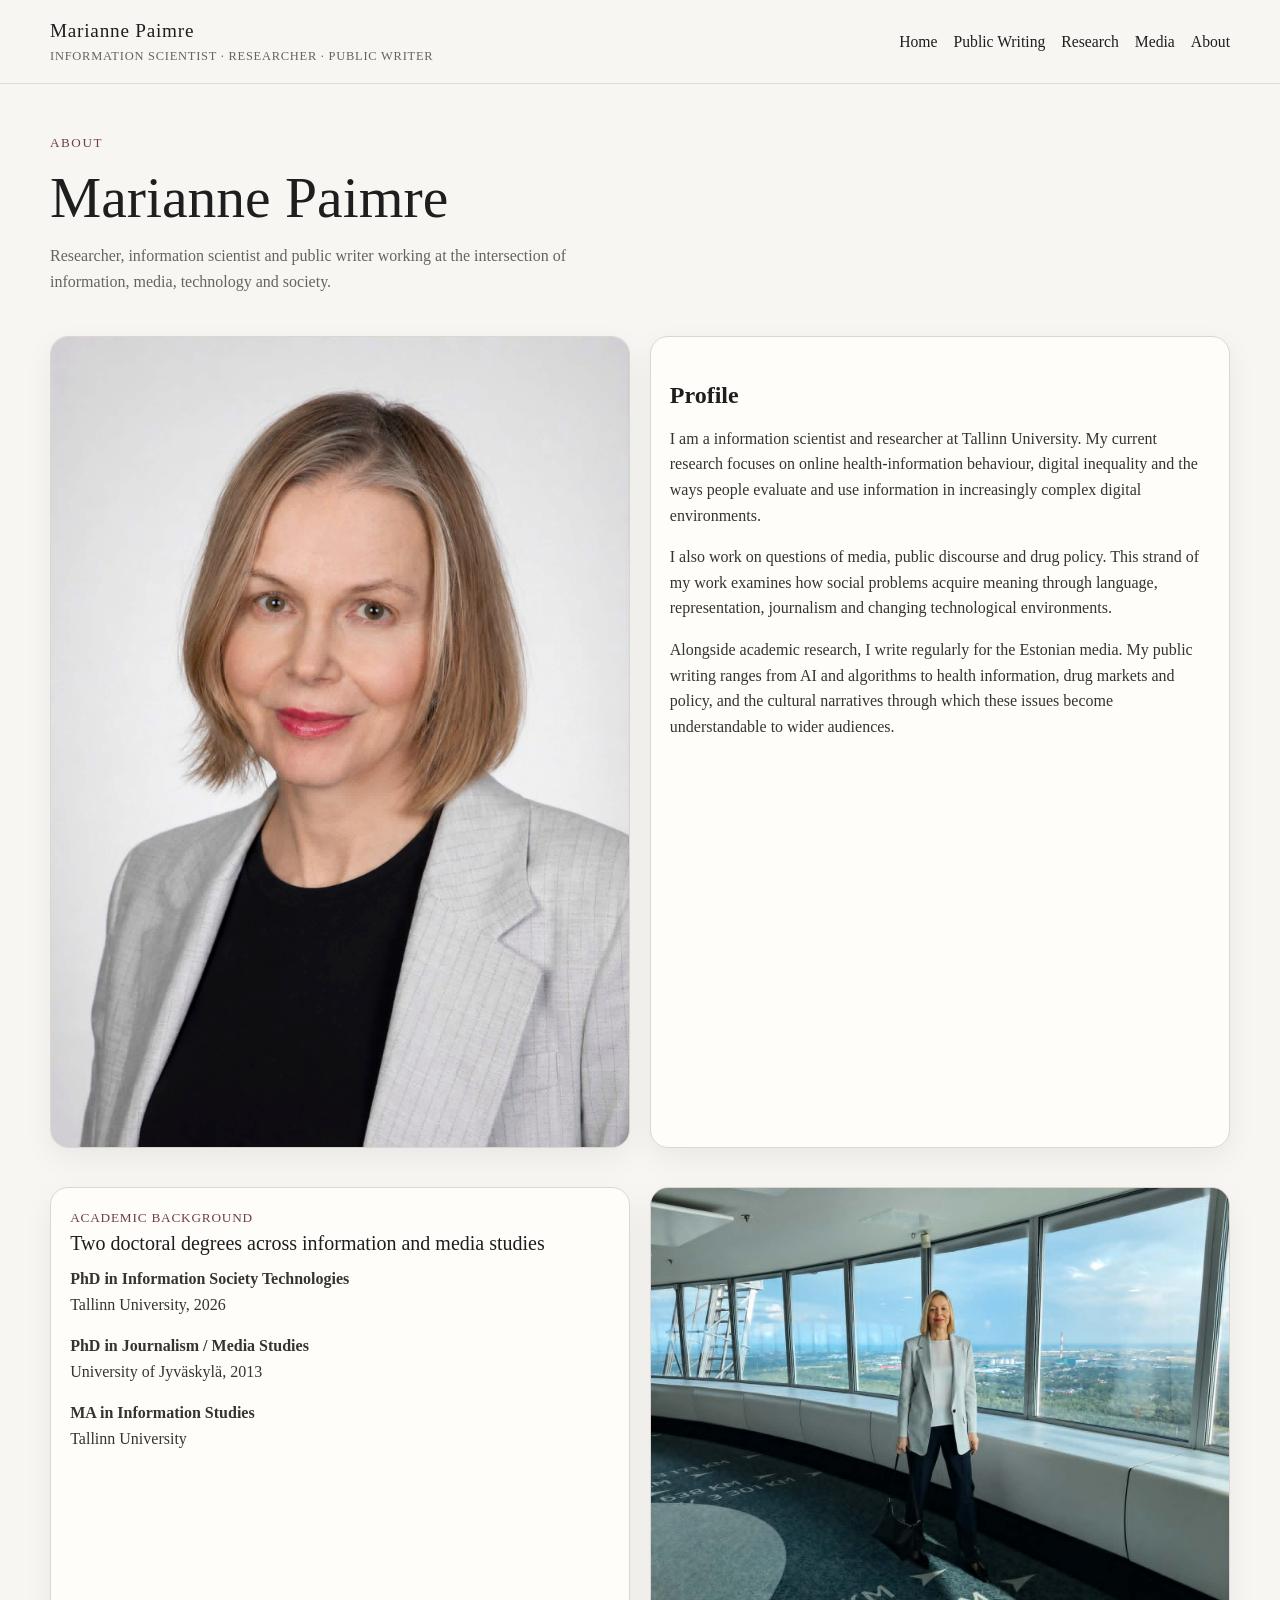
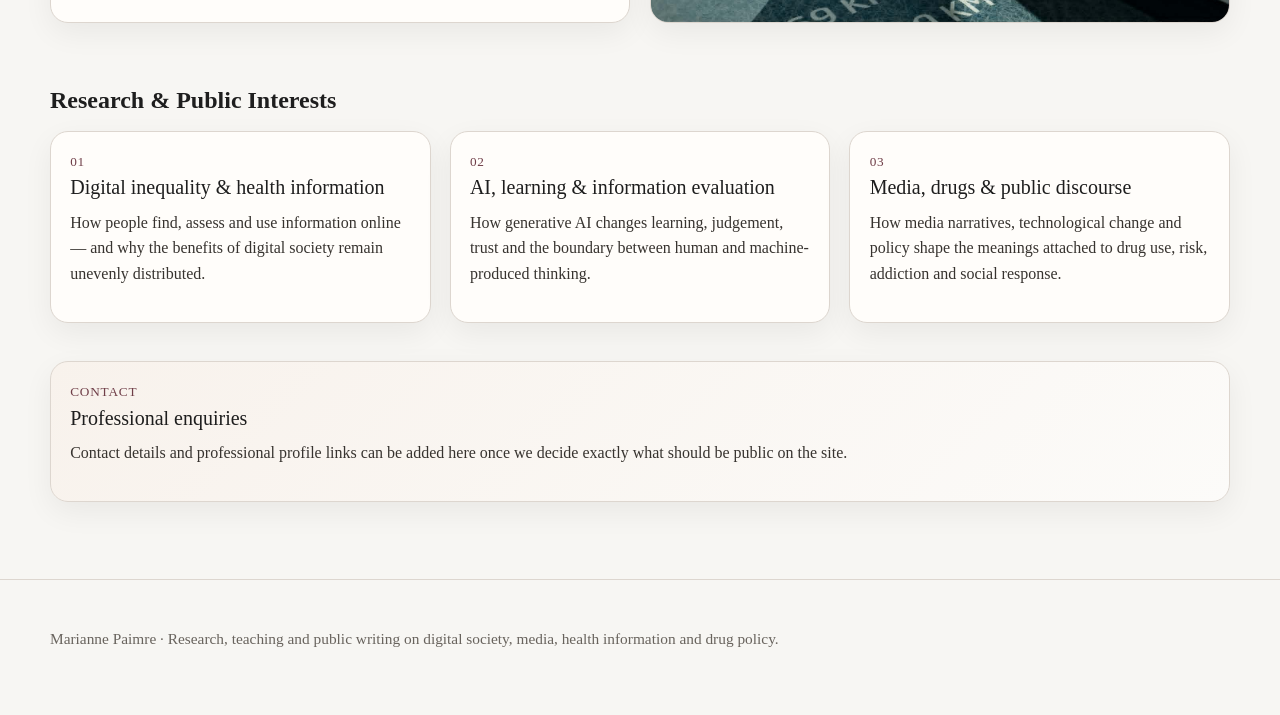
<file: about(2).html>
<!DOCTYPE html>

<html lang="en">
<head>
<meta charset="utf-8"/>
<meta content="width=device-width, initial-scale=1" name="viewport"/>
<title>About Marianne Paimre | Researcher &amp; Public Writer</title>

<link href="style.css" rel="stylesheet"/>
<meta content="About Marianne Paimre, a information scientist, researcher and public writer whose work spans digital society, health information, media, AI and drug policy." name="description"/><meta content="index, follow, max-image-preview:large" name="robots"/><link href="https://mariannepaimre.com/about.html" rel="canonical"/><meta content="website" property="og:type"/><meta content="Marianne Paimre" property="og:site_name"/><meta content="About Marianne Paimre | Researcher &amp; Public Writer" property="og:title"/><meta content="About Marianne Paimre, a information scientist, researcher and public writer whose work spans digital society, health information, media, AI and drug policy." property="og:description"/><meta content="https://mariannepaimre.com/about.html" property="og:url"/><meta content="https://mariannepaimre.com/marianne-hero.jpg" property="og:image"/><meta content="Marianne Paimre" property="og:image:alt"/><meta content="summary_large_image" name="twitter:card"/><meta content="About Marianne Paimre | Researcher &amp; Public Writer" name="twitter:title"/><meta content="About Marianne Paimre, a information scientist, researcher and public writer whose work spans digital society, health information, media, AI and drug policy." name="twitter:description"/><meta content="https://mariannepaimre.com/marianne-hero.jpg" name="twitter:image"/><script type="application/ld+json">{
  "@context": "https://schema.org",
  "@graph": [
    {
      "@type": "WebSite",
      "@id": "https://mariannepaimre.com/#website",
      "url": "https://mariannepaimre.com/",
      "name": "Marianne Paimre",
      "publisher": {
        "@id": "https://mariannepaimre.com/#person"
      },
      "inLanguage": "en"
    },
    {
      "@type": "Person",
      "@id": "https://mariannepaimre.com/#person",
      "name": "Marianne Paimre",
      "url": "https://mariannepaimre.com/",
      "image": "https://mariannepaimre.com/marianne-hero.jpg",
      "jobTitle": [
        "Researcher",
        ,
        "Public Writer"
      ],
      "affiliation": {
        "@type": "Organization",
        "name": "Tallinn University"
      },
      "knowsAbout": [
        "Digital society",
        "Health information behaviour",
        "Digital inequality",
        "Artificial intelligence",
        "Media and public discourse",
        "Drug policy"
      ]
    },
    {
      "@type": "WebPage",
      "@id": "https://mariannepaimre.com/about.html#webpage",
      "url": "https://mariannepaimre.com/about.html",
      "name": "About Marianne Paimre | Researcher & Public Writer",
      "description": "About Marianne Paimre, a information scientist, researcher and public writer whose work spans digital society, health information, media, AI and drug policy.",
      "isPartOf": {
        "@id": "https://mariannepaimre.com/#website"
      },
      "about": {
        "@id": "https://mariannepaimre.com/#person"
      },
      "inLanguage": "en"
    }
  ]
}</script></head>
<body>
<header class="site-header">
<div class="container nav-wrap">
<div class="brand">
      Marianne Paimre
      <small>Information Scientist · Researcher · Public Writer</small>
</div>
<nav>
<ul>
<li><a href="index.html">Home</a></li>
<li><a href="writing.html">Public Writing</a></li>
<li><a href="research.html">Research</a></li>
<li><a href="media.html">Media</a></li>
<li><a href="about.html">About</a></li>
</ul>
</nav>
</div>
</header>
<main class="container">
<section class="page-title">
<div class="eyebrow">About</div>
<h1>Marianne Paimre</h1>
<p>Researcher, information scientist and public writer working at the intersection of information, media, technology and society.</p>
</section>
<section class="category-block">
<div class="grid-2">
<div>
<img alt="Portrait of Marianne Paimre" class="about-photo" src="marianne-about.jpg"/>
</div>
<article class="card">
<h2>Profile</h2>
<p>I am a information scientist and researcher at Tallinn University. My current research focuses on online health-information behaviour, digital inequality and the ways people evaluate and use information in increasingly complex digital environments.</p>
<p>I also work on questions of media, public discourse and drug policy. This strand of my work examines how social problems acquire meaning through language, representation, journalism and changing technological environments.</p>
<p>Alongside academic research, I write regularly for the Estonian media. My public writing ranges from AI and algorithms to health information, drug markets and policy, and the cultural narratives through which these issues become understandable to wider audiences.</p>
</article>
</div>
</section>
<section class="category-block">
<div class="grid-2">
<article class="card">
<div class="meta">Academic background</div>
<h3>Two doctoral degrees across information and media studies</h3>
<p><strong>PhD in Information Society Technologies</strong><br/>Tallinn University, 2026</p>
<p><strong>PhD in Journalism / Media Studies</strong><br/>University of Jyväskylä, 2013</p>
<p><strong>MA in Information Studies</strong><br/>Tallinn University</p>
</article>
<div>
<img alt="Marianne Paimre in a professional setting" class="wide-photo" src="marianne-wide.jpg"/>
</div>
</div>
</section>
<section class="category-block">
<h2>Research &amp; Public Interests</h2>
<div class="grid-3">
<article class="card"><div class="meta">01</div><h3>Digital inequality &amp; health information</h3><p>How people find, assess and use information online — and why the benefits of digital society remain unevenly distributed.</p></article>
<article class="card"><div class="meta">02</div><h3>AI, learning &amp; information evaluation</h3><p>How generative AI changes learning, judgement, trust and the boundary between human and machine-produced thinking.</p></article>
<article class="card"><div class="meta">03</div><h3>Media, drugs &amp; public discourse</h3><p>How media narratives, technological change and policy shape the meanings attached to drug use, risk, addiction and social response.</p></article>
</div>
</section>
<section class="category-block">
<div class="card contact-box">
<div class="meta">Contact</div>
<h3>Professional enquiries</h3>
<p>Contact details and professional profile links can be added here once we decide exactly what should be public on the site.</p>
</div>
</section>
</main>
<footer class="footer">
<div class="container">
<p>Marianne Paimre · Research, teaching and public writing on digital society, media, health information and drug policy.</p>
</div>
</footer>
</body>
</html>
</file>
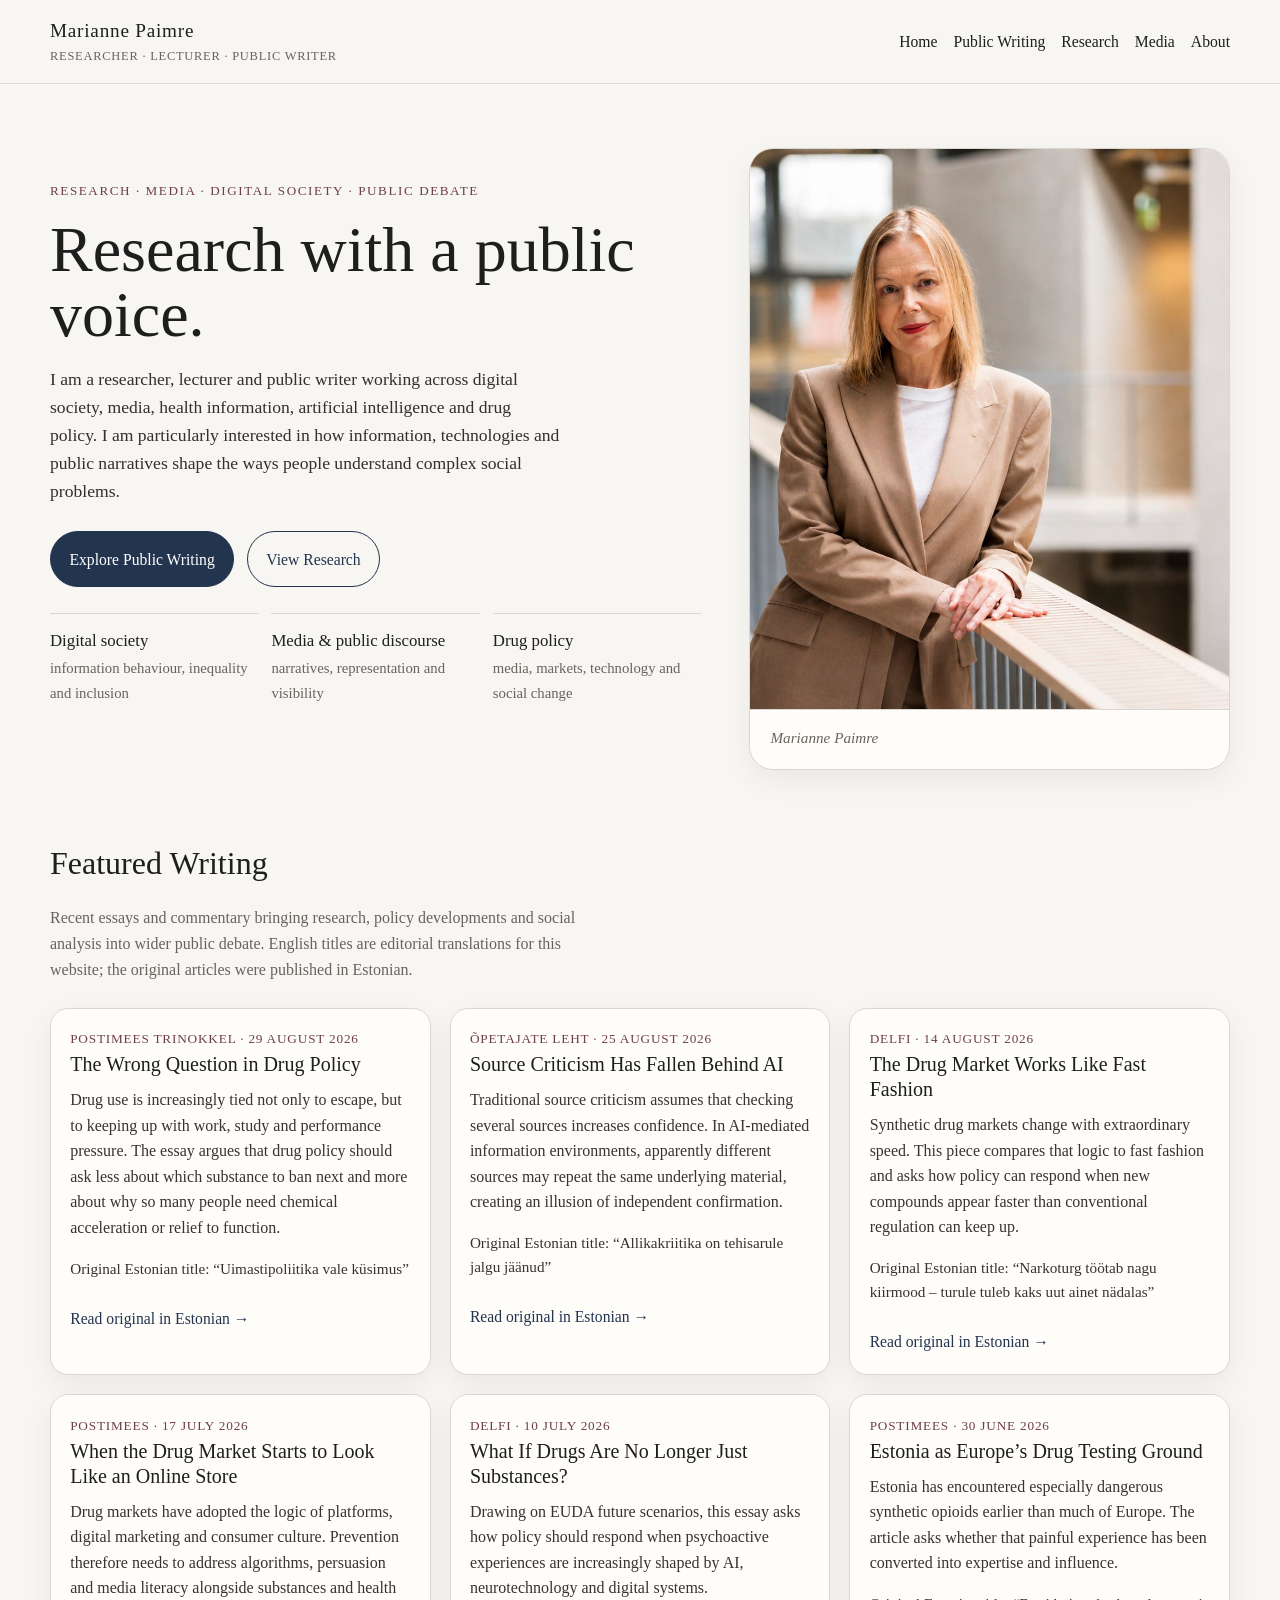
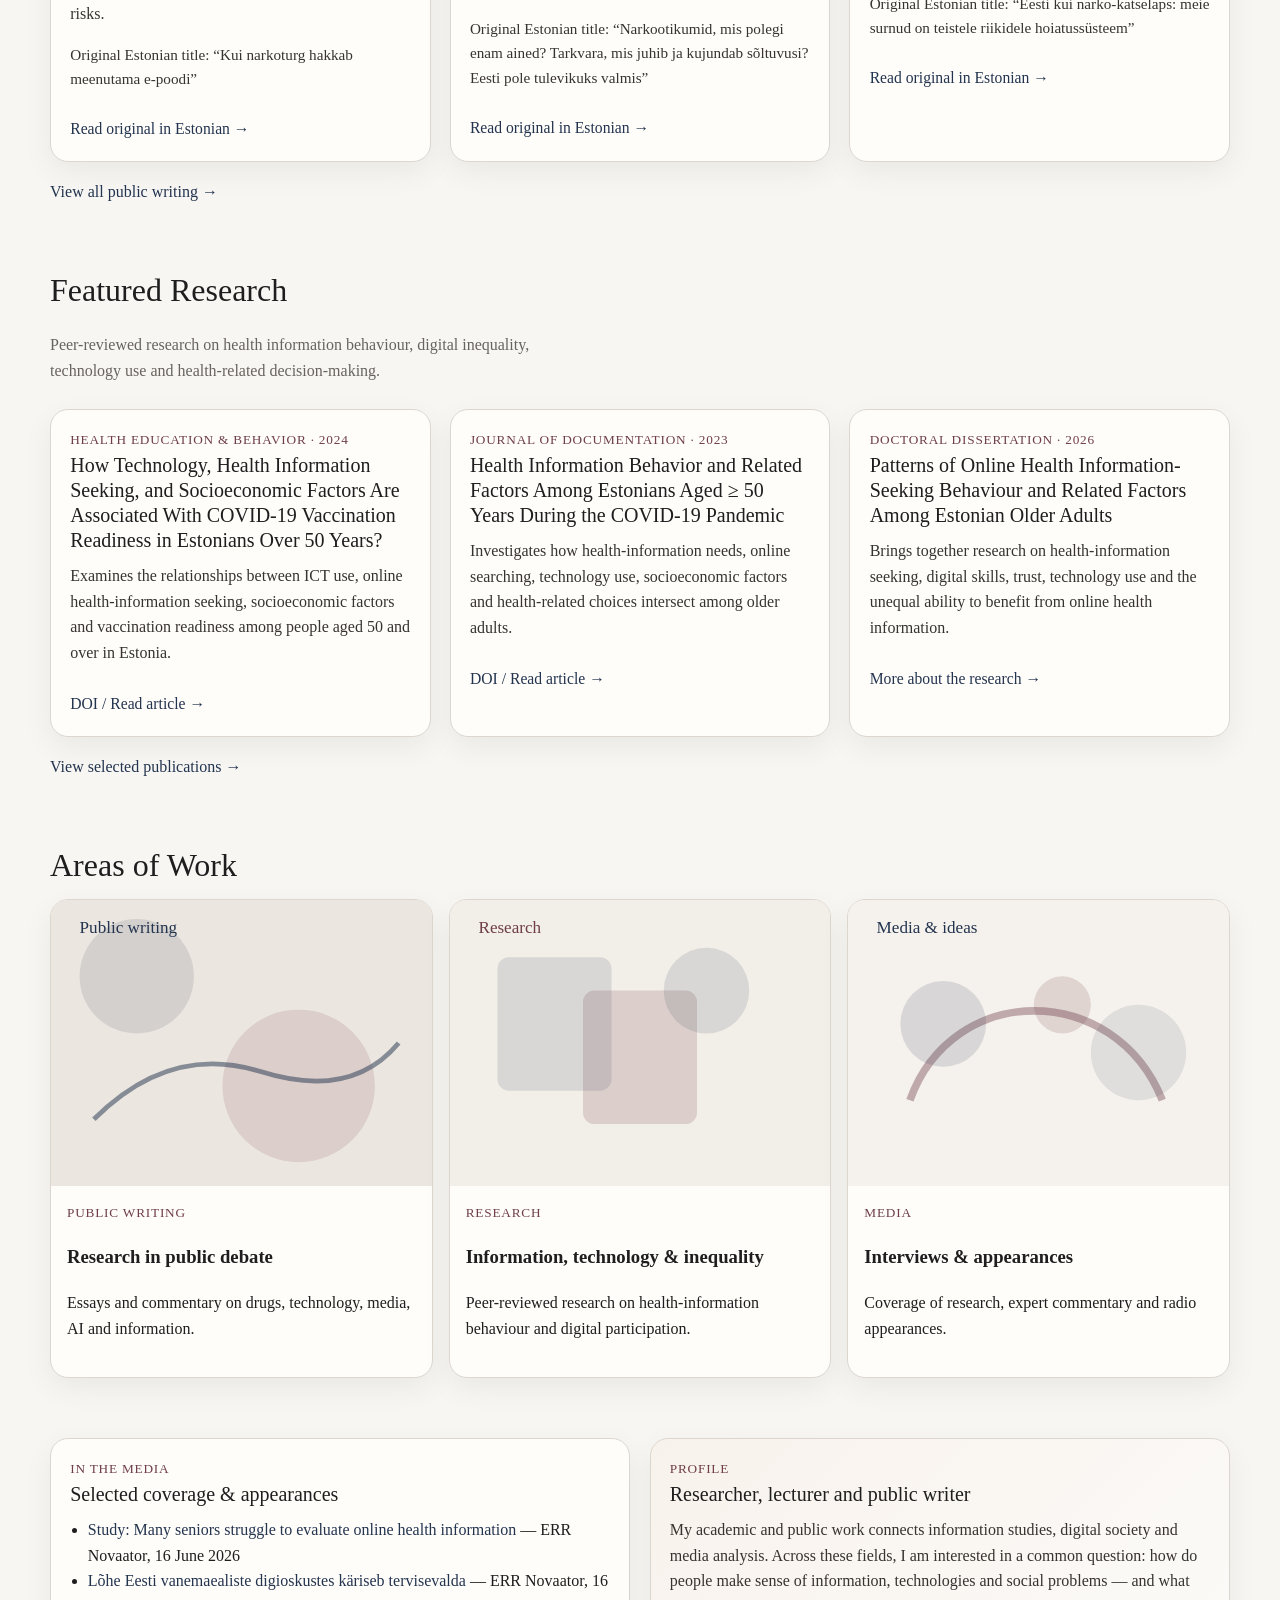
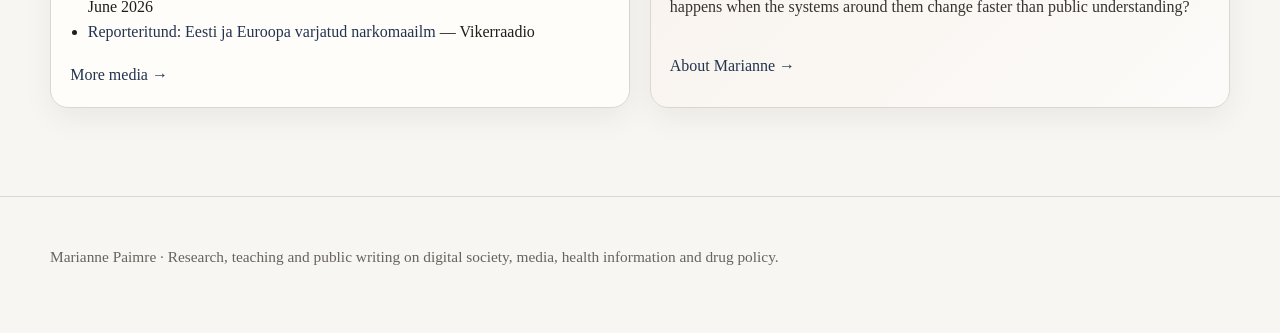
<file: index (1).html>
<!DOCTYPE html>

<html lang="en">
<head>
<meta charset="utf-8"/>
<meta content="width=device-width, initial-scale=1" name="viewport"/>
<title>Marianne Paimre — Researcher, Lecturer, Public Writer</title>
<meta content="Marianne Paimre — researcher, lecturer and public writer working on digital society, media, health information, AI and drug policy." name="description"/>
<link href="style.css" rel="stylesheet"/>
</head>
<body>
<header class="site-header">
<div class="container nav-wrap">
<div class="brand">
      Marianne Paimre
      <small>Researcher · Lecturer · Public Writer</small>
</div>
<nav>
<ul>
<li><a href="index.html">Home</a></li>
<li><a href="writing.html">Public Writing</a></li>
<li><a href="research.html">Research</a></li>
<li><a href="media.html">Media</a></li>
<li><a href="about.html">About</a></li>
</ul>
</nav>
</div>
</header>
<main>
<section class="hero">
<div class="container hero-grid">
<div class="hero-copy">
<div class="eyebrow">Research · Media · Digital society · Public debate</div>
<h1>Research with a public voice.</h1>
<p class="lead">I am a researcher, lecturer and public writer working across digital society, media, health information, artificial intelligence and drug policy. I am particularly interested in how information, technologies and public narratives shape the ways people understand complex social problems.</p>
<div class="button-row">
<a class="button" href="writing.html">Explore Public Writing</a>
<a class="button secondary" href="research.html">View Research</a>
</div>
<div class="profile-points">
<div class="profile-point"><strong>Digital society</strong><span>information behaviour, inequality and inclusion</span></div>
<div class="profile-point"><strong>Media &amp; public discourse</strong><span>narratives, representation and visibility</span></div>
<div class="profile-point"><strong>Drug policy</strong><span>media, markets, technology and social change</span></div>
</div>
</div>
<div class="hero-panel hero-image">
<img alt="Marianne Paimre" class="hero-photo" src="marianne-hero.jpg"/>
<div class="caption">Marianne Paimre</div>
</div>
</div>

</section>
<section class="section">
<div class="container">
<h2>Featured Writing</h2>
<p class="section-intro">Recent essays and commentary bringing research, policy developments and social analysis into wider public debate. English titles are editorial translations for this website; the original articles were published in Estonian.</p>
<div class="card-grid">
<article class="card">
<div class="meta">Postimees Trinokkel · 29 August 2026</div>
<h3>The Wrong Question in Drug Policy</h3>
<p>Drug use is increasingly tied not only to escape, but to keeping up with work, study and performance pressure. The essay argues that drug policy should ask less about which substance to ban next and more about why so many people need chemical acceleration or relief to function.</p>

<p class="note">Original Estonian title: “Uimastipoliitika vale küsimus”</p><a class="readmore" href="https://trinokkel.postimees.ee/8525660/marianne-paimre-uimastipoliitika-vale-kusimus">Read original in Estonian →</a>
</article>
<article class="card">
<div class="meta">Õpetajate Leht · 25 August 2026</div>
<h3>Source Criticism Has Fallen Behind AI</h3>
<p>Traditional source criticism assumes that checking several sources increases confidence. In AI-mediated information environments, apparently different sources may repeat the same underlying material, creating an illusion of independent confirmation.</p>
<p class="note">Original Estonian title: “Allikakriitika on tehisarule jalgu jäänud”</p><a class="readmore" href="https://www.opleht.ee/2026/08/allikakriitika-on-tehisarule-jalgu-jaanud/">Read original in Estonian →</a>
</article>
<article class="card">
<div class="meta">Delfi · 14 August 2026</div>
<h3>The Drug Market Works Like Fast Fashion</h3>
<p>Synthetic drug markets change with extraordinary speed. This piece compares that logic to fast fashion and asks how policy can respond when new compounds appear faster than conventional regulation can keep up.</p>
<p class="note">Original Estonian title: “Narkoturg töötab nagu kiirmood – turule tuleb kaks uut ainet nädalas”</p><a class="readmore" href="https://arvamus.delfi.ee/artikkel/120603367/must-ari-marianne-paimre-narkoturg-tootab-nagu-kiirmood-turule-tuleb-kaks-uut-ainet-nadalas">Read original in Estonian →</a>
</article>
<article class="card">
<div class="meta">Postimees · 17 July 2026</div>
<h3>When the Drug Market Starts to Look Like an Online Store</h3>
<p>Drug markets have adopted the logic of platforms, digital marketing and consumer culture. Prevention therefore needs to address algorithms, persuasion and media literacy alongside substances and health risks.</p>
<p class="note">Original Estonian title: “Kui narkoturg hakkab meenutama e-poodi”</p><a class="readmore" href="https://arvamus.postimees.ee/8510465/marianne-paimre-kui-narkoturg-hakkab-meenutama-e-poodi">Read original in Estonian →</a>
</article>
<article class="card">
<div class="meta">Delfi · 10 July 2026</div>
<h3>What If Drugs Are No Longer Just Substances?</h3>
<p>Drawing on EUDA future scenarios, this essay asks how policy should respond when psychoactive experiences are increasingly shaped by AI, neurotechnology and digital systems.</p>
<p class="note">Original Estonian title: “Narkootikumid, mis polegi enam ained? Tarkvara, mis juhib ja kujundab sõltuvusi? Eesti pole tulevikuks valmis”</p><a class="readmore" href="https://arvamus.delfi.ee/artikkel/120596160/narkootikumid-mis-polegi-enam-ained-tarkvara-mis-juhib-ja-kujundab-soltuvusi-eesti-pole-tulevikuks-valmis">Read original in Estonian →</a>
</article>
<article class="card">
<div class="meta">Postimees · 30 June 2026</div>
<h3>Estonia as Europe’s Drug Testing Ground</h3>
<p>Estonia has encountered especially dangerous synthetic opioids earlier than much of Europe. The article asks whether that painful experience has been converted into expertise and influence.</p>
<p class="note">Original Estonian title: “Eesti kui narko-katselaps: meie surnud on teistele riikidele hoiatussüsteem”</p><a class="readmore" href="https://arvamus.postimees.ee/8499939/marianne-paimre-eesti-kui-narko-katselaps-meie-surnud-on-teistele-riikidele-hoiatussusteem">Read original in Estonian →</a>
</article>
</div>
<a class="section-link" href="writing.html">View all public writing →</a>
</div>
</section>
<section class="section">
<div class="container">
<h2>Featured Research</h2>
<p class="section-intro">Peer-reviewed research on health information behaviour, digital inequality, technology use and health-related decision-making.</p>
<div class="grid-3">
<article class="card pub-card">
<div class="meta">Health Education &amp; Behavior · 2024</div>
<h3>How Technology, Health Information Seeking, and Socioeconomic Factors Are Associated With COVID-19 Vaccination Readiness in Estonians Over 50 Years?</h3>
<p>Examines the relationships between ICT use, online health-information seeking, socioeconomic factors and vaccination readiness among people aged 50 and over in Estonia.</p>
<a class="readmore" href="https://doi.org/10.1177/10901981241249972">DOI / Read article →</a>
</article>
<article class="card pub-card">
<div class="meta">Journal of Documentation · 2023</div>
<h3>Health Information Behavior and Related Factors Among Estonians Aged ≥ 50 Years During the COVID-19 Pandemic</h3>
<p>Investigates how health-information needs, online searching, technology use, socioeconomic factors and health-related choices intersect among older adults.</p>
<a class="readmore" href="https://doi.org/10.1108/JD-10-2022-0217">DOI / Read article →</a>
</article>
<article class="card pub-card">
<div class="meta">Doctoral Dissertation · 2026</div>
<h3>Patterns of Online Health Information-Seeking Behaviour and Related Factors Among Estonian Older Adults</h3>
<p>Brings together research on health-information seeking, digital skills, trust, technology use and the unequal ability to benefit from online health information.</p>
<a class="readmore" href="research.html">More about the research →</a>
</article>
</div>
<a class="section-link" href="research.html">View selected publications →</a>
</div>
</section>
<section class="section">
<div class="container">
<h2>Areas of Work</h2>
<div class="topic-strip">
<div class="topic-box">
<img alt="Abstract illustration for public writing" src="writing-abstract.svg"/>
<div class="box-copy">
<div class="meta">Public Writing</div>
<h3>Research in public debate</h3>
<p>Essays and commentary on drugs, technology, media, AI and information.</p>
</div>
</div>
<div class="topic-box">
<img alt="Abstract illustration for research" src="research-abstract.svg"/>
<div class="box-copy">
<div class="meta">Research</div>
<h3>Information, technology &amp; inequality</h3>
<p>Peer-reviewed research on health-information behaviour and digital participation.</p>
</div>
</div>
<div class="topic-box">
<img alt="Abstract illustration for media" src="media-abstract.svg"/>
<div class="box-copy">
<div class="meta">Media</div>
<h3>Interviews &amp; appearances</h3>
<p>Coverage of research, expert commentary and radio appearances.</p>
</div>
</div>
</div>
</div>
</section>
<section class="section">
<div class="container grid-2">
<div class="card list-card">
<div class="meta">In the media</div>
<h3>Selected coverage &amp; appearances</h3>
<ul>
<li><a href="https://news.err.ee/1610056297/study-many-seniors-struggle-to-evaluate-online-health-information">Study: Many seniors struggle to evaluate online health information</a> — ERR Novaator, 16 June 2026</li>
<li><a href="https://novaator.err.ee/1610056222/lohe-eesti-vanemaealiste-digioskustes-kariseb-tervisevalda">Lõhe Eesti vanemaealiste digioskustes käriseb tervisevalda</a> — ERR Novaator, 16 June 2026</li>
<li><a href="https://vikerraadio.err.ee/1610015303/reporteritund-eesti-ja-euroopa-varjatud-narkomaailm">Reporteritund: Eesti ja Euroopa varjatud narkomaailm</a> — Vikerraadio</li>
</ul>
<a class="section-link" href="media.html">More media →</a>
</div>
<div class="card contact-box">
<div class="meta">Profile</div>
<h3>Researcher, lecturer and public writer</h3>
<p>My academic and public work connects information studies, digital society and media analysis. Across these fields, I am interested in a common question: how do people make sense of information, technologies and social problems — and what happens when the systems around them change faster than public understanding?</p>
<a class="section-link" href="about.html">About Marianne →</a>
</div>
</div>
</section>
</main>
<footer class="footer">
<div class="container">
<p>Marianne Paimre · Research, teaching and public writing on digital society, media, health information and drug policy.</p>
</div>
</footer>
</body>
</html>
</file>
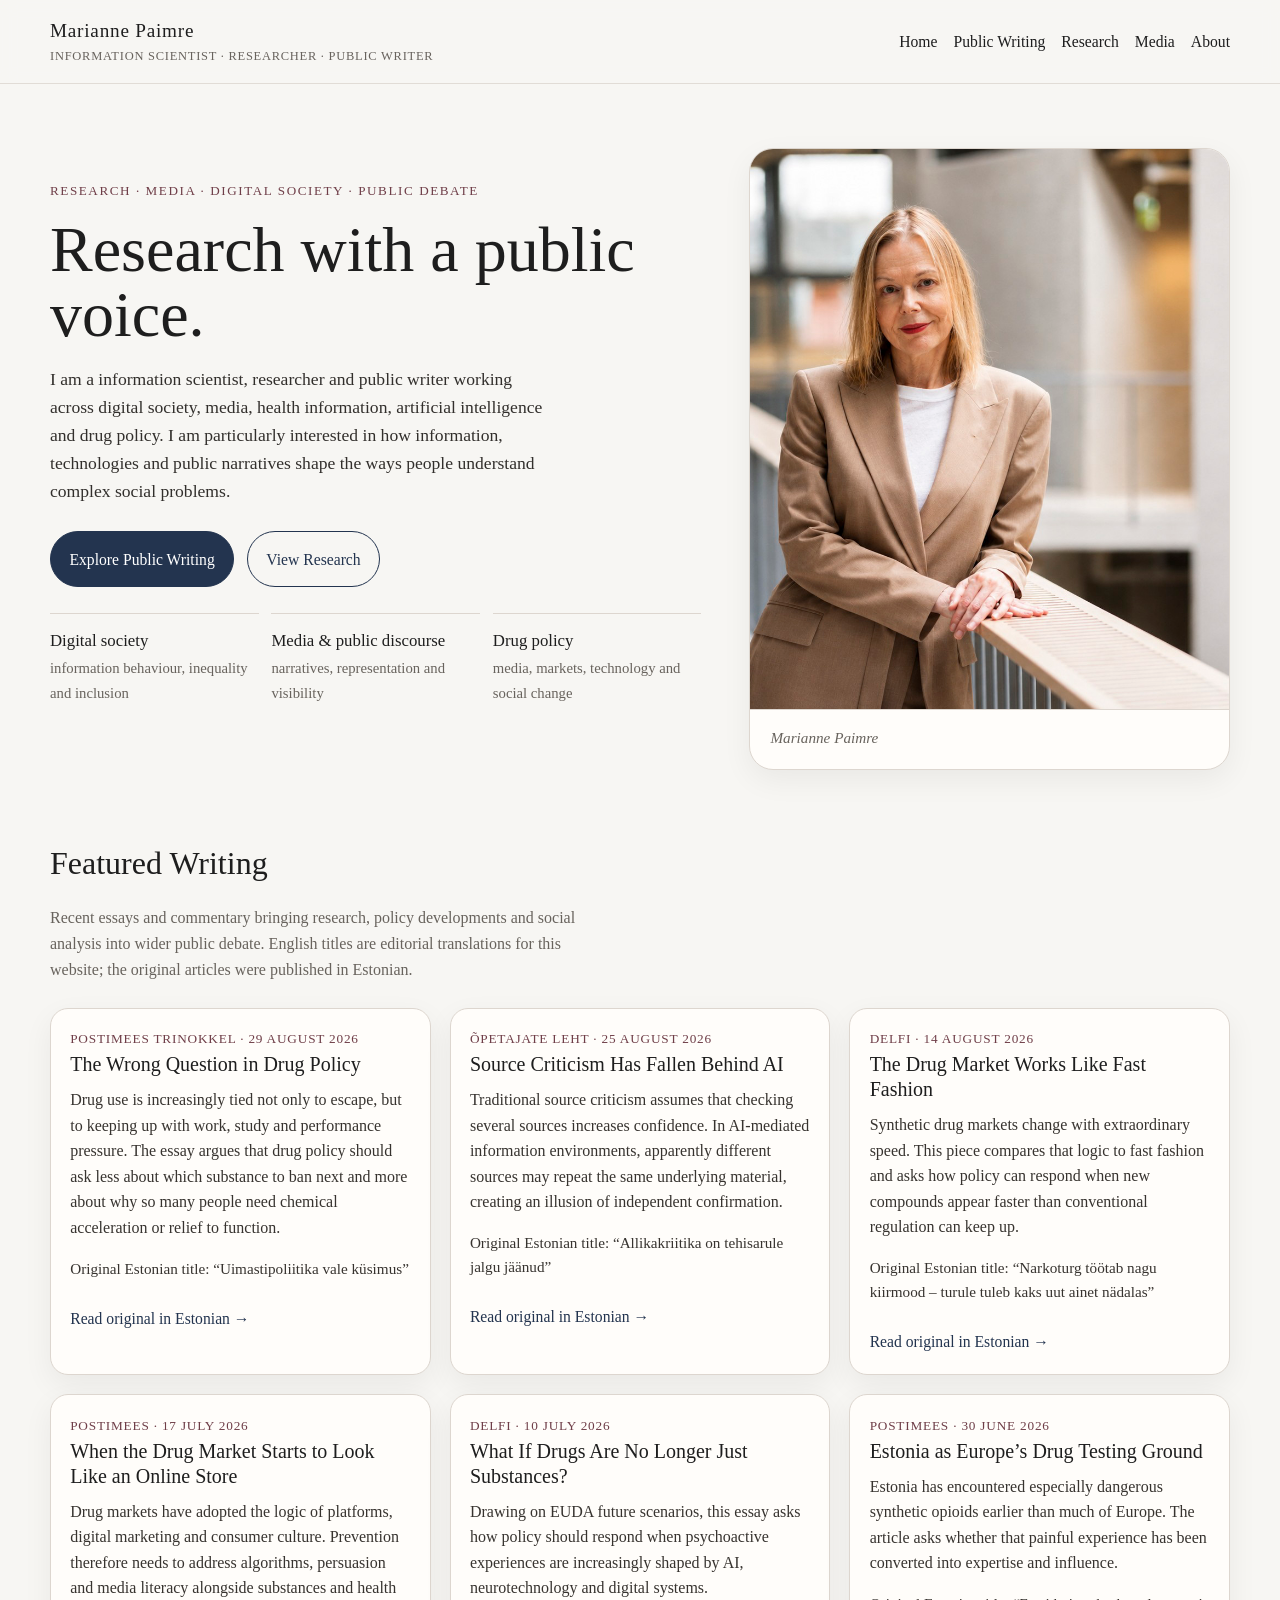
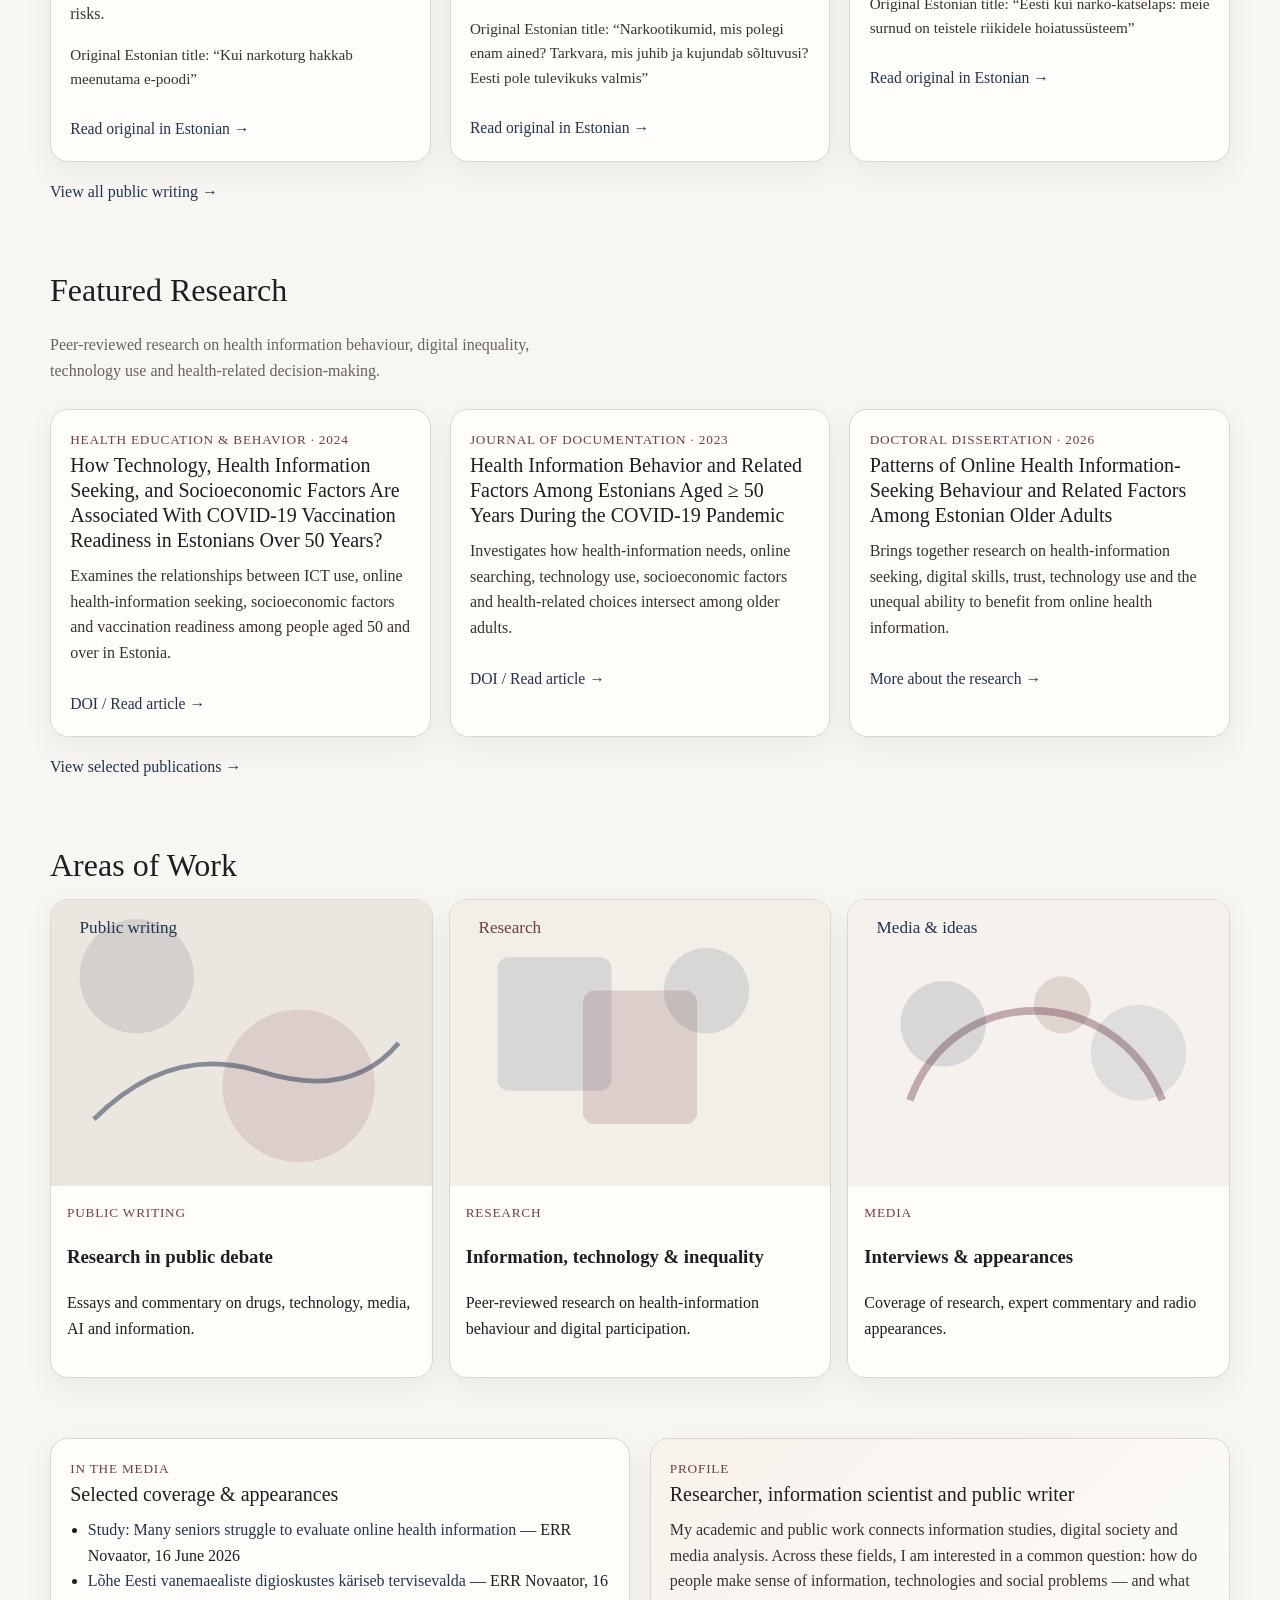
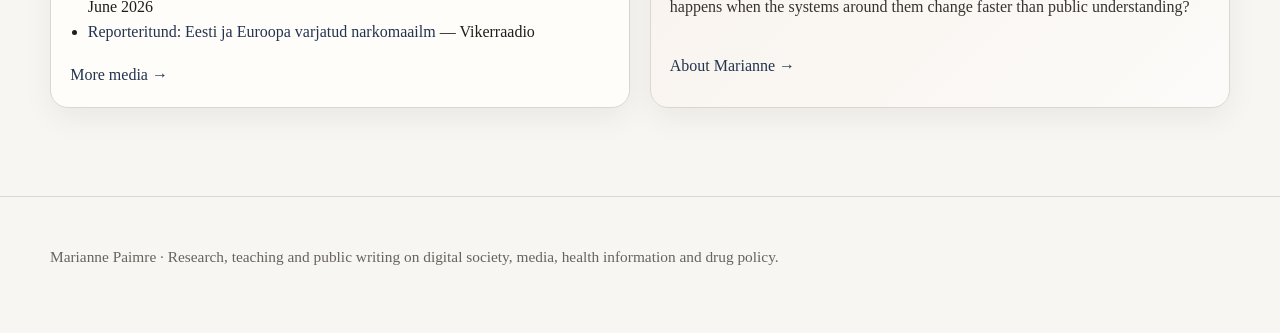
<file: index (6).html>
<!DOCTYPE html>

<html lang="en">
<head>
<meta charset="utf-8"/>
<meta content="width=device-width, initial-scale=1" name="viewport"/>
<title>Marianne Paimre | Researcher, Information Scientist &amp; Public Writer</title>

<link href="style.css" rel="stylesheet"/>
<meta content="Marianne Paimre is a information scientist, researcher and public writer working on digital society, health information, AI, media and drug policy." name="description"/><meta content="index, follow, max-image-preview:large" name="robots"/><link href="https://mariannepaimre.com/" rel="canonical"/><meta content="website" property="og:type"/><meta content="Marianne Paimre" property="og:site_name"/><meta content="Marianne Paimre | Researcher, Information Scientist &amp; Public Writer" property="og:title"/><meta content="Marianne Paimre is a information scientist, researcher and public writer working on digital society, health information, AI, media and drug policy." property="og:description"/><meta content="https://mariannepaimre.com/" property="og:url"/><meta content="https://mariannepaimre.com/marianne-hero.jpg" property="og:image"/><meta content="Marianne Paimre" property="og:image:alt"/><meta content="summary_large_image" name="twitter:card"/><meta content="Marianne Paimre | Researcher, Information Scientist &amp; Public Writer" name="twitter:title"/><meta content="Marianne Paimre is a information scientist, researcher and public writer working on digital society, health information, AI, media and drug policy." name="twitter:description"/><meta content="https://mariannepaimre.com/marianne-hero.jpg" name="twitter:image"/><script type="application/ld+json">{
  "@context": "https://schema.org",
  "@graph": [
    {
      "@type": "WebSite",
      "@id": "https://mariannepaimre.com/#website",
      "url": "https://mariannepaimre.com/",
      "name": "Marianne Paimre",
      "publisher": {
        "@id": "https://mariannepaimre.com/#person"
      },
      "inLanguage": "en"
    },
    {
      "@type": "Person",
      "@id": "https://mariannepaimre.com/#person",
      "name": "Marianne Paimre",
      "url": "https://mariannepaimre.com/",
      "image": "https://mariannepaimre.com/marianne-hero.jpg",
      "jobTitle": [
        "Researcher",
        ,
        "Public Writer"
      ],
      "affiliation": {
        "@type": "Organization",
        "name": "Tallinn University"
      },
      "knowsAbout": [
        "Digital society",
        "Health information behaviour",
        "Digital inequality",
        "Artificial intelligence",
        "Media and public discourse",
        "Drug policy"
      ]
    },
    {
      "@type": "WebPage",
      "@id": "https://mariannepaimre.com/#webpage",
      "url": "https://mariannepaimre.com/",
      "name": "Marianne Paimre | Information Scientist, Researcher & Public Writer",
      "description": "Marianne Paimre is a information scientist, researcher and public writer working on digital society, health information, AI, media and drug policy.",
      "isPartOf": {
        "@id": "https://mariannepaimre.com/#website"
      },
      "about": {
        "@id": "https://mariannepaimre.com/#person"
      },
      "inLanguage": "en"
    }
  ]
}</script></head>
<body>
<header class="site-header">
<div class="container nav-wrap">
<div class="brand">
      Marianne Paimre
      <small>Information Scientist · Researcher · Public Writer</small>
</div>
<nav>
<ul>
<li><a href="index.html">Home</a></li>
<li><a href="writing.html">Public Writing</a></li>
<li><a href="research.html">Research</a></li>
<li><a href="media.html">Media</a></li>
<li><a href="about.html">About</a></li>
</ul>
</nav>
</div>
</header>
<main>
<section class="hero">
<div class="container hero-grid">
<div class="hero-copy">
<div class="eyebrow">Research · Media · Digital society · Public debate</div>
<h1>Research with a public voice.</h1>
<p class="lead">I am a information scientist, researcher and public writer working across digital society, media, health information, artificial intelligence and drug policy. I am particularly interested in how information, technologies and public narratives shape the ways people understand complex social problems.</p>
<div class="button-row">
<a class="button" href="writing.html">Explore Public Writing</a>
<a class="button secondary" href="research.html">View Research</a>
</div>
<div class="profile-points">
<div class="profile-point"><strong>Digital society</strong><span>information behaviour, inequality and inclusion</span></div>
<div class="profile-point"><strong>Media &amp; public discourse</strong><span>narratives, representation and visibility</span></div>
<div class="profile-point"><strong>Drug policy</strong><span>media, markets, technology and social change</span></div>
</div>
</div>
<div class="hero-panel hero-image">
<img alt="Marianne Paimre" class="hero-photo" src="marianne-hero.jpg"/>
<div class="caption">Marianne Paimre</div>
</div>
</div>
</section>
<section class="section">
<div class="container">
<h2>Featured Writing</h2>
<p class="section-intro">Recent essays and commentary bringing research, policy developments and social analysis into wider public debate. English titles are editorial translations for this website; the original articles were published in Estonian.</p>
<div class="card-grid">
<article class="card">
<div class="meta">Postimees Trinokkel · 29 August 2026</div>
<h3>The Wrong Question in Drug Policy</h3>
<p>Drug use is increasingly tied not only to escape, but to keeping up with work, study and performance pressure. The essay argues that drug policy should ask less about which substance to ban next and more about why so many people need chemical acceleration or relief to function.</p>
<p class="note">Original Estonian title: “Uimastipoliitika vale küsimus”</p><a class="readmore" href="https://trinokkel.postimees.ee/8525660/marianne-paimre-uimastipoliitika-vale-kusimus">Read original in Estonian →</a>
</article>
<article class="card">
<div class="meta">Õpetajate Leht · 25 August 2026</div>
<h3>Source Criticism Has Fallen Behind AI</h3>
<p>Traditional source criticism assumes that checking several sources increases confidence. In AI-mediated information environments, apparently different sources may repeat the same underlying material, creating an illusion of independent confirmation.</p>
<p class="note">Original Estonian title: “Allikakriitika on tehisarule jalgu jäänud”</p><a class="readmore" href="https://www.opleht.ee/2026/08/allikakriitika-on-tehisarule-jalgu-jaanud/">Read original in Estonian →</a>
</article>
<article class="card">
<div class="meta">Delfi · 14 August 2026</div>
<h3>The Drug Market Works Like Fast Fashion</h3>
<p>Synthetic drug markets change with extraordinary speed. This piece compares that logic to fast fashion and asks how policy can respond when new compounds appear faster than conventional regulation can keep up.</p>
<p class="note">Original Estonian title: “Narkoturg töötab nagu kiirmood – turule tuleb kaks uut ainet nädalas”</p><a class="readmore" href="https://arvamus.delfi.ee/artikkel/120603367/must-ari-marianne-paimre-narkoturg-tootab-nagu-kiirmood-turule-tuleb-kaks-uut-ainet-nadalas">Read original in Estonian →</a>
</article>
<article class="card">
<div class="meta">Postimees · 17 July 2026</div>
<h3>When the Drug Market Starts to Look Like an Online Store</h3>
<p>Drug markets have adopted the logic of platforms, digital marketing and consumer culture. Prevention therefore needs to address algorithms, persuasion and media literacy alongside substances and health risks.</p>
<p class="note">Original Estonian title: “Kui narkoturg hakkab meenutama e-poodi”</p><a class="readmore" href="https://arvamus.postimees.ee/8510465/marianne-paimre-kui-narkoturg-hakkab-meenutama-e-poodi">Read original in Estonian →</a>
</article>
<article class="card">
<div class="meta">Delfi · 10 July 2026</div>
<h3>What If Drugs Are No Longer Just Substances?</h3>
<p>Drawing on EUDA future scenarios, this essay asks how policy should respond when psychoactive experiences are increasingly shaped by AI, neurotechnology and digital systems.</p>
<p class="note">Original Estonian title: “Narkootikumid, mis polegi enam ained? Tarkvara, mis juhib ja kujundab sõltuvusi? Eesti pole tulevikuks valmis”</p><a class="readmore" href="https://arvamus.delfi.ee/artikkel/120596160/narkootikumid-mis-polegi-enam-ained-tarkvara-mis-juhib-ja-kujundab-soltuvusi-eesti-pole-tulevikuks-valmis">Read original in Estonian →</a>
</article>
<article class="card">
<div class="meta">Postimees · 30 June 2026</div>
<h3>Estonia as Europe’s Drug Testing Ground</h3>
<p>Estonia has encountered especially dangerous synthetic opioids earlier than much of Europe. The article asks whether that painful experience has been converted into expertise and influence.</p>
<p class="note">Original Estonian title: “Eesti kui narko-katselaps: meie surnud on teistele riikidele hoiatussüsteem”</p><a class="readmore" href="https://arvamus.postimees.ee/8499939/marianne-paimre-eesti-kui-narko-katselaps-meie-surnud-on-teistele-riikidele-hoiatussusteem">Read original in Estonian →</a>
</article>
</div>
<a class="section-link" href="writing.html">View all public writing →</a>
</div>
</section>
<section class="section">
<div class="container">
<h2>Featured Research</h2>
<p class="section-intro">Peer-reviewed research on health information behaviour, digital inequality, technology use and health-related decision-making.</p>
<div class="grid-3">
<article class="card pub-card">
<div class="meta">Health Education &amp; Behavior · 2024</div>
<h3>How Technology, Health Information Seeking, and Socioeconomic Factors Are Associated With COVID-19 Vaccination Readiness in Estonians Over 50 Years?</h3>
<p>Examines the relationships between ICT use, online health-information seeking, socioeconomic factors and vaccination readiness among people aged 50 and over in Estonia.</p>
<a class="readmore" href="https://doi.org/10.1177/10901981241249972">DOI / Read article →</a>
</article>
<article class="card pub-card">
<div class="meta">Journal of Documentation · 2023</div>
<h3>Health Information Behavior and Related Factors Among Estonians Aged ≥ 50 Years During the COVID-19 Pandemic</h3>
<p>Investigates how health-information needs, online searching, technology use, socioeconomic factors and health-related choices intersect among older adults.</p>
<a class="readmore" href="https://doi.org/10.1108/JD-10-2022-0217">DOI / Read article →</a>
</article>
<article class="card pub-card">
<div class="meta">Doctoral Dissertation · 2026</div>
<h3>Patterns of Online Health Information-Seeking Behaviour and Related Factors Among Estonian Older Adults</h3>
<p>Brings together research on health-information seeking, digital skills, trust, technology use and the unequal ability to benefit from online health information.</p>
<a class="readmore" href="research.html">More about the research →</a>
</article>
</div>
<a class="section-link" href="research.html">View selected publications →</a>
</div>
</section>
<section class="section">
<div class="container">
<h2>Areas of Work</h2>
<div class="topic-strip">
<div class="topic-box">
<img alt="Abstract illustration for public writing" src="writing-abstract.svg"/>
<div class="box-copy">
<div class="meta">Public Writing</div>
<h3>Research in public debate</h3>
<p>Essays and commentary on drugs, technology, media, AI and information.</p>
</div>
</div>
<div class="topic-box">
<img alt="Abstract illustration for research" src="research-abstract.svg"/>
<div class="box-copy">
<div class="meta">Research</div>
<h3>Information, technology &amp; inequality</h3>
<p>Peer-reviewed research on health-information behaviour and digital participation.</p>
</div>
</div>
<div class="topic-box">
<img alt="Abstract illustration for media" src="media-abstract.svg"/>
<div class="box-copy">
<div class="meta">Media</div>
<h3>Interviews &amp; appearances</h3>
<p>Coverage of research, expert commentary and radio appearances.</p>
</div>
</div>
</div>
</div>
</section>
<section class="section">
<div class="container grid-2">
<div class="card list-card">
<div class="meta">In the media</div>
<h3>Selected coverage &amp; appearances</h3>
<ul>
<li><a href="https://news.err.ee/1610056297/study-many-seniors-struggle-to-evaluate-online-health-information">Study: Many seniors struggle to evaluate online health information</a> — ERR Novaator, 16 June 2026</li>
<li><a href="https://novaator.err.ee/1610056222/lohe-eesti-vanemaealiste-digioskustes-kariseb-tervisevalda">Lõhe Eesti vanemaealiste digioskustes käriseb tervisevalda</a> — ERR Novaator, 16 June 2026</li>
<li><a href="https://vikerraadio.err.ee/1610015303/reporteritund-eesti-ja-euroopa-varjatud-narkomaailm">Reporteritund: Eesti ja Euroopa varjatud narkomaailm</a> — Vikerraadio</li>
</ul>
<a class="section-link" href="media.html">More media →</a>
</div>
<div class="card contact-box">
<div class="meta">Profile</div>
<h3>Researcher, information scientist and public writer</h3>
<p>My academic and public work connects information studies, digital society and media analysis. Across these fields, I am interested in a common question: how do people make sense of information, technologies and social problems — and what happens when the systems around them change faster than public understanding?</p>
<a class="section-link" href="about.html">About Marianne →</a>
</div>
</div>
</section>
</main>
<footer class="footer">
<div class="container">
<p>Marianne Paimre · Research, teaching and public writing on digital society, media, health information and drug policy.</p>
</div>
</footer>
</body>
</html>
</file>
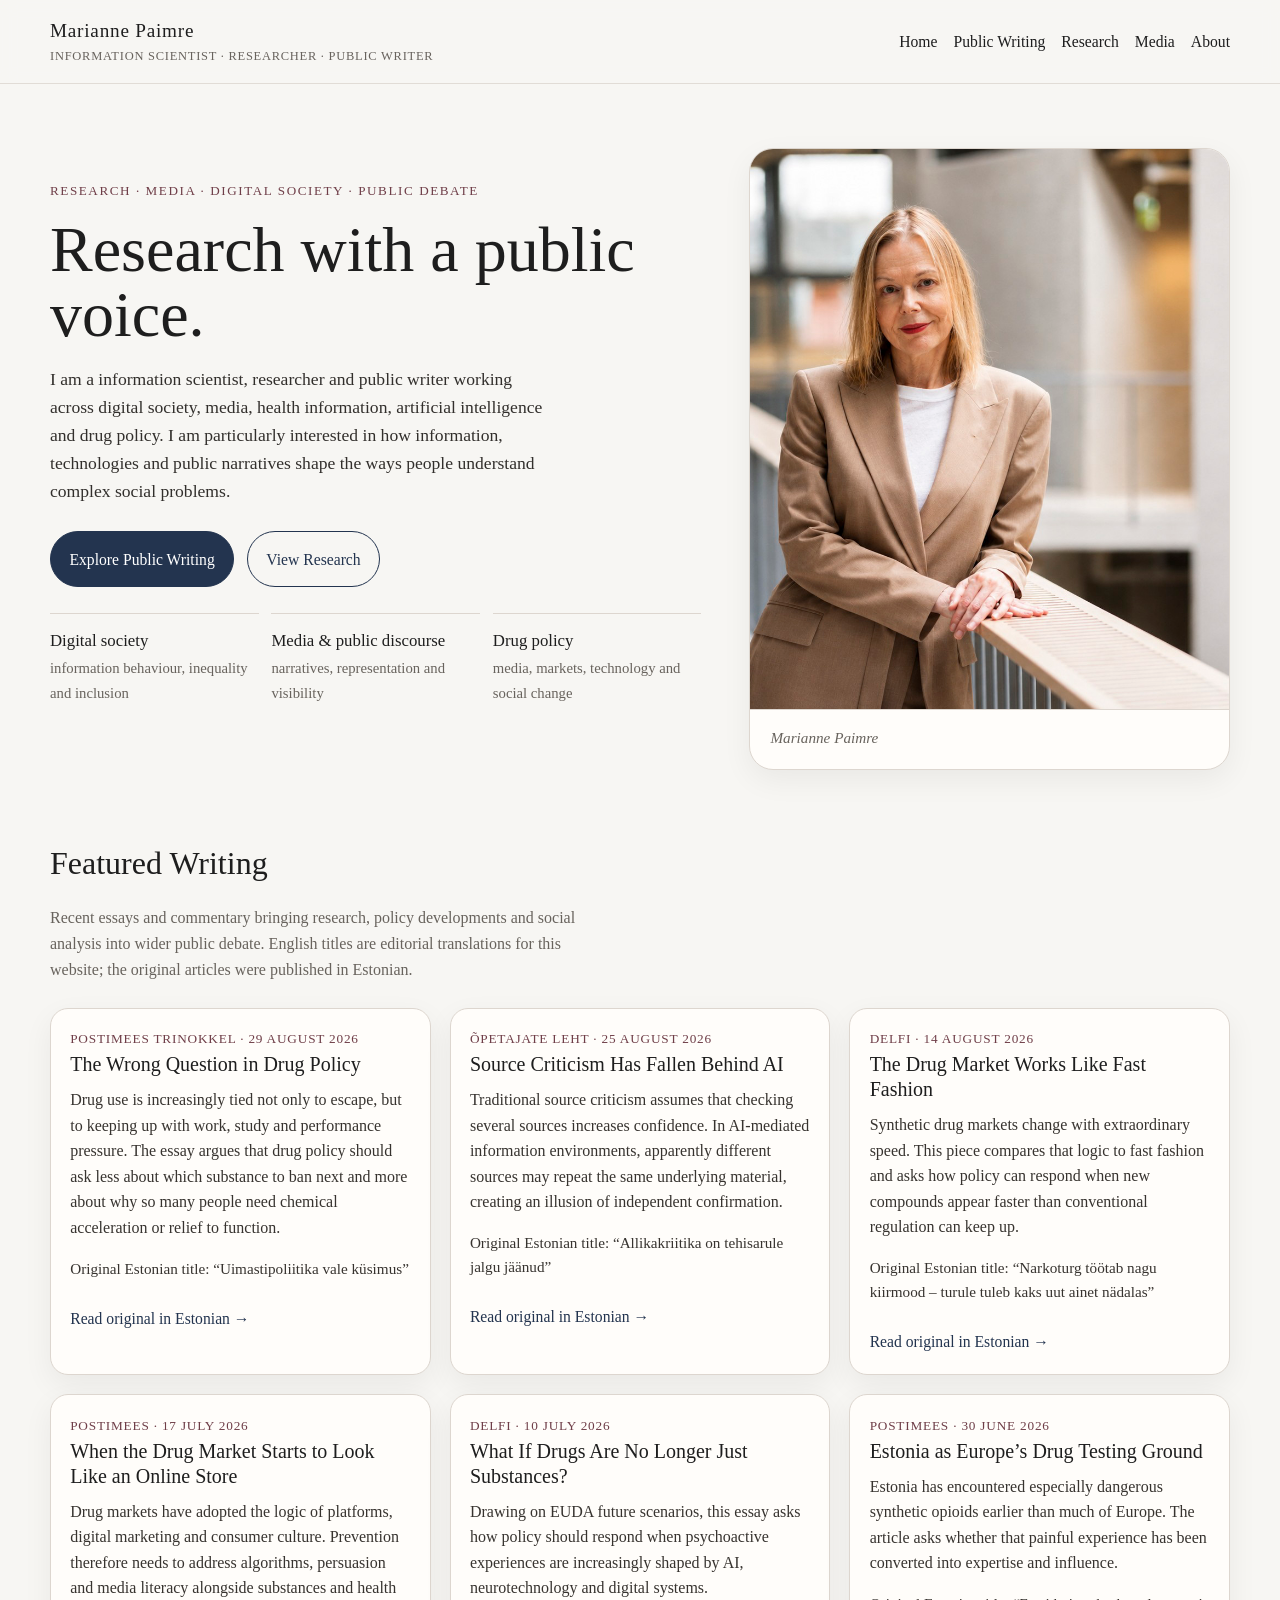
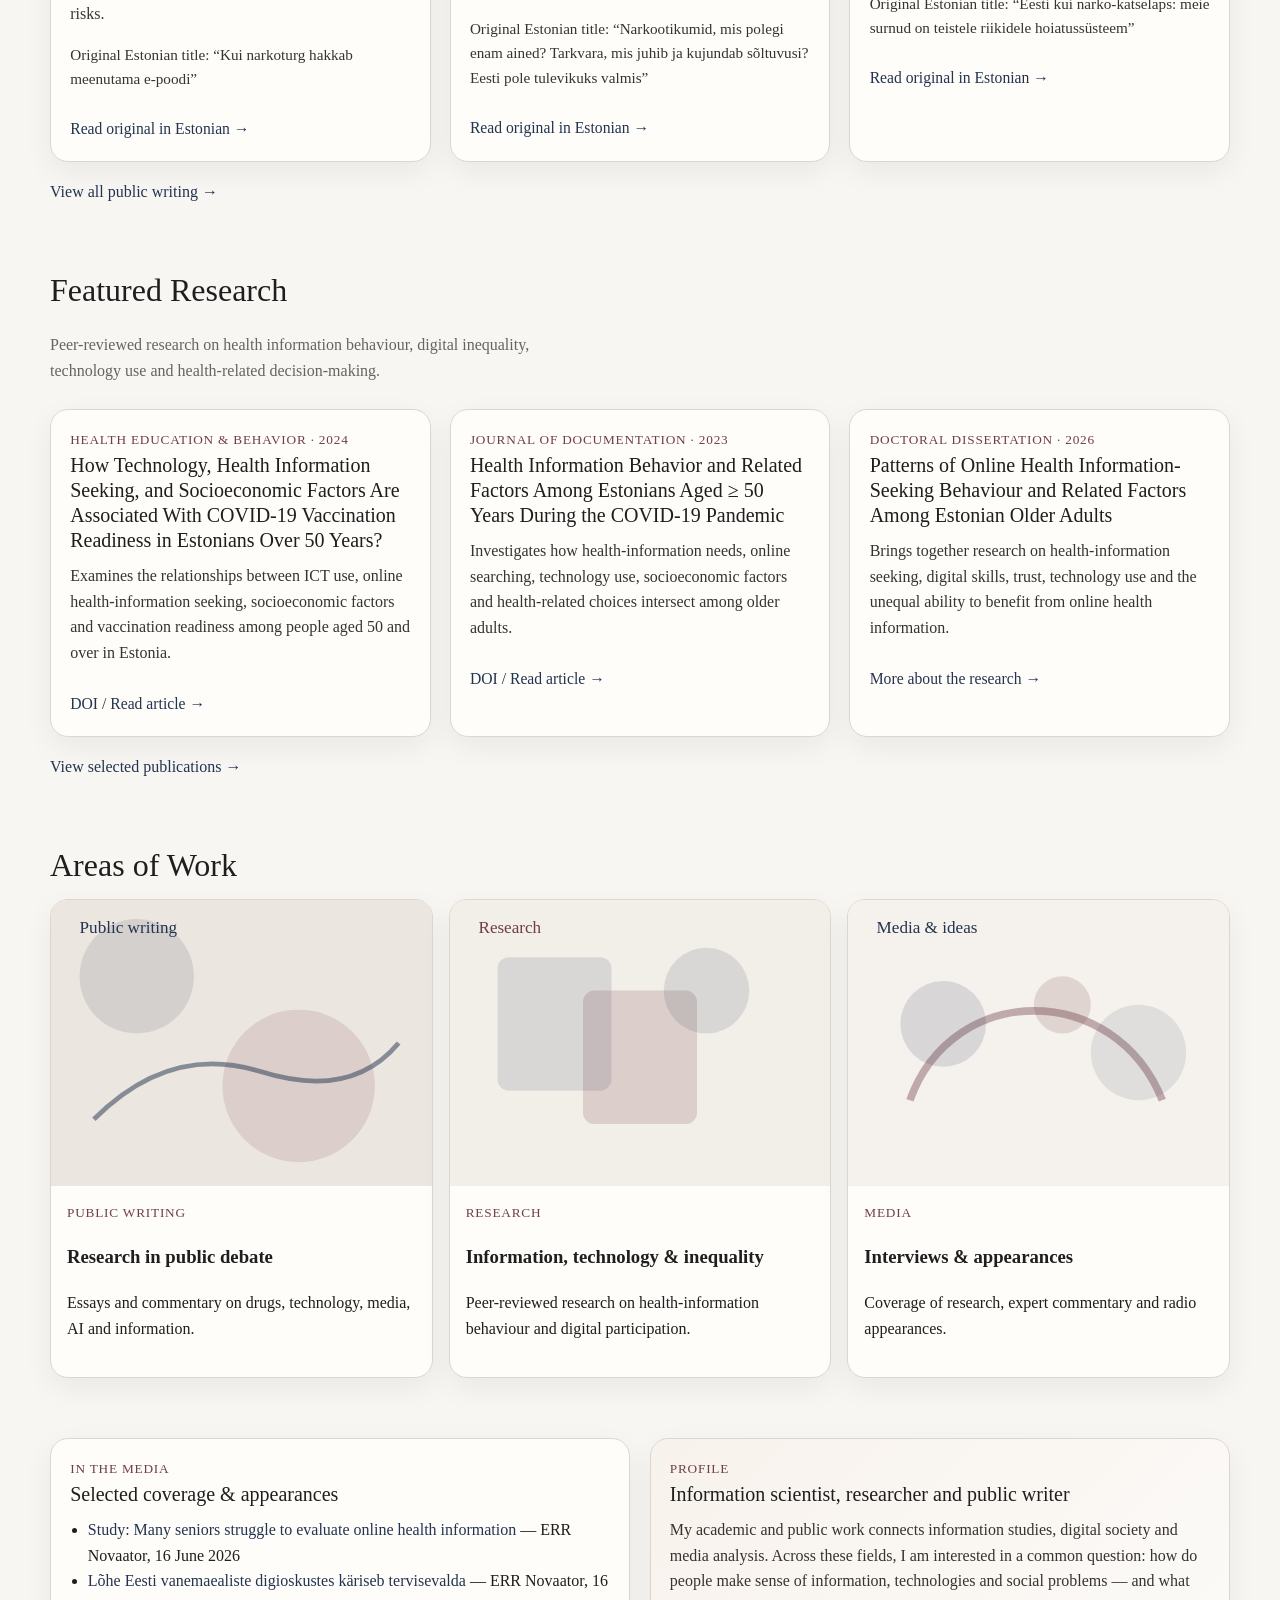
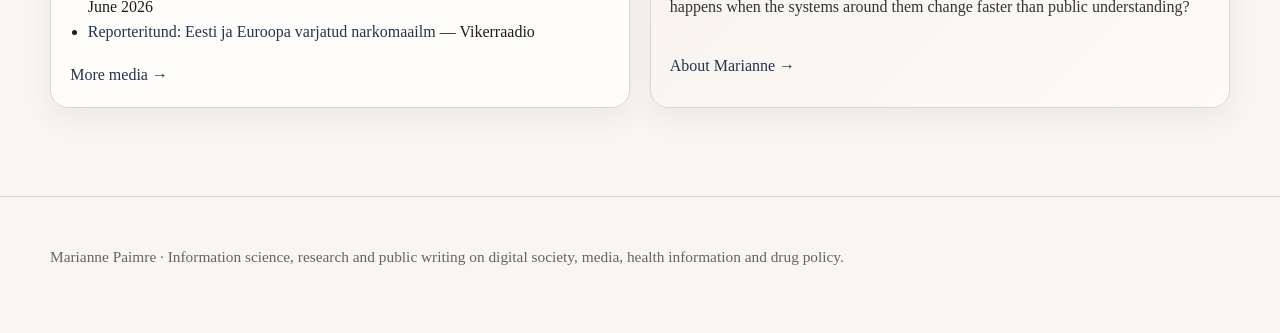
<file: index_2.html>
<!DOCTYPE html>

<html lang="en">
<head>
<meta charset="utf-8"/>
<meta content="width=device-width, initial-scale=1" name="viewport"/>
<title>Marianne Paimre — Information Scientist & Researcher</title>
<meta name="description" content="Marianne Paimre is an information scientist and researcher working on digital society, media, health information, AI and drug policy."/>
<link href="style.css" rel="stylesheet"/>
<script type="application/ld+json">
{
  "@context": "https://schema.org",
  "@type": "Person",
  "@id": "https://mariannepaimre.com/#person",
  "name": "Marianne Paimre",
  "givenName": "Marianne",
  "familyName": "Paimre",
  "url": "https://mariannepaimre.com/",
  "image": "https://mariannepaimre.com/marianne-hero.jpg",
  "jobTitle": "Information Scientist",
  "description": "Information scientist and researcher working on digital society, media, health information, artificial intelligence and drug policy.",
  "nationality": {
    "@type": "Country",
    "name": "Estonia"
  },
  "affiliation": {
    "@type": "CollegeOrUniversity",
    "name": "Tallinn University",
    "url": "https://www.tlu.ee/"
  },
  "alumniOf": [
    {
      "@type": "CollegeOrUniversity",
      "name": "University of Jyväskylä",
      "url": "https://www.jyu.fi/"
    },
    {
      "@type": "CollegeOrUniversity",
      "name": "Tallinn University",
      "url": "https://www.tlu.ee/"
    }
  ],
  "knowsAbout": [
    "Information science",
    "Information behaviour",
    "Digital divide",
    "Online health information seeking",
    "Health communication",
    "Media studies",
    "Drug policy"
  ],
  "knowsLanguage": ["et", "en"],
  "identifier": [
    {
      "@type": "PropertyValue",
      "propertyID": "ORCID",
      "value": "0000-0002-7079-6513",
      "url": "https://orcid.org/0000-0002-7079-6513"
    },
    {
      "@type": "PropertyValue",
      "propertyID": "Web of Science ResearcherID",
      "value": "GSN-3139-2022"
    }
  ],
  "sameAs": [
    "https://www.wikidata.org/wiki/Q20528967",
    "https://et.wikipedia.org/wiki/Marianne_Paimre",
    "https://orcid.org/0000-0002-7079-6513",
    "https://scholar.google.com/citations?user=bHzyUDUAAAAJ",
    "https://www.researchgate.net/profile/Marianne-Paimre",
    "https://tallinn.academia.edu/MPaimre",
    "https://www.etis.ee/CV/Marianne_Paimre/eng/",
    "https://www.linkedin.com/in/marianne-paimre-78520461/",
    "https://www.tlu.ee/en/node/106496"
  ]
}
</script>
</head>
<body>
<header class="site-header">
<div class="container nav-wrap">
<div class="brand">
      Marianne Paimre
      <small>Information Scientist · Researcher · Public Writer</small>
</div>
<nav>
<ul>
<li><a href="index.html">Home</a></li>
<li><a href="writing.html">Public Writing</a></li>
<li><a href="research.html">Research</a></li>
<li><a href="media.html">Media</a></li>
<li><a href="about.html">About</a></li>
</ul>
</nav>
</div>
</header>
<main>
<section class="hero">
<div class="container hero-grid">
<div class="hero-copy">
<div class="eyebrow">Research · Media · Digital society · Public debate</div>
<h1>Research with a public voice.</h1>
<p class="lead">I am a information scientist, researcher and public writer working across digital society, media, health information, artificial intelligence and drug policy. I am particularly interested in how information, technologies and public narratives shape the ways people understand complex social problems.</p>
<div class="button-row">
<a class="button" href="writing.html">Explore Public Writing</a>
<a class="button secondary" href="research.html">View Research</a>
</div>
<div class="profile-points">
<div class="profile-point"><strong>Digital society</strong><span>information behaviour, inequality and inclusion</span></div>
<div class="profile-point"><strong>Media &amp; public discourse</strong><span>narratives, representation and visibility</span></div>
<div class="profile-point"><strong>Drug policy</strong><span>media, markets, technology and social change</span></div>
</div>
</div>
<div class="hero-panel hero-image">
<img alt="Marianne Paimre" class="hero-photo" src="marianne-hero.jpg"/>
<div class="caption">Marianne Paimre</div>
</div>
</div>

</section>
<section class="section">
<div class="container">
<h2>Featured Writing</h2>
<p class="section-intro">Recent essays and commentary bringing research, policy developments and social analysis into wider public debate. English titles are editorial translations for this website; the original articles were published in Estonian.</p>
<div class="card-grid">
<article class="card">
<div class="meta">Postimees Trinokkel · 29 August 2026</div>
<h3>The Wrong Question in Drug Policy</h3>
<p>Drug use is increasingly tied not only to escape, but to keeping up with work, study and performance pressure. The essay argues that drug policy should ask less about which substance to ban next and more about why so many people need chemical acceleration or relief to function.</p>

<p class="note">Original Estonian title: “Uimastipoliitika vale küsimus”</p><a class="readmore" href="https://trinokkel.postimees.ee/8525660/marianne-paimre-uimastipoliitika-vale-kusimus">Read original in Estonian →</a>
</article>
<article class="card">
<div class="meta">Õpetajate Leht · 25 August 2026</div>
<h3>Source Criticism Has Fallen Behind AI</h3>
<p>Traditional source criticism assumes that checking several sources increases confidence. In AI-mediated information environments, apparently different sources may repeat the same underlying material, creating an illusion of independent confirmation.</p>
<p class="note">Original Estonian title: “Allikakriitika on tehisarule jalgu jäänud”</p><a class="readmore" href="https://www.opleht.ee/2026/08/allikakriitika-on-tehisarule-jalgu-jaanud/">Read original in Estonian →</a>
</article>
<article class="card">
<div class="meta">Delfi · 14 August 2026</div>
<h3>The Drug Market Works Like Fast Fashion</h3>
<p>Synthetic drug markets change with extraordinary speed. This piece compares that logic to fast fashion and asks how policy can respond when new compounds appear faster than conventional regulation can keep up.</p>
<p class="note">Original Estonian title: “Narkoturg töötab nagu kiirmood – turule tuleb kaks uut ainet nädalas”</p><a class="readmore" href="https://arvamus.delfi.ee/artikkel/120603367/must-ari-marianne-paimre-narkoturg-tootab-nagu-kiirmood-turule-tuleb-kaks-uut-ainet-nadalas">Read original in Estonian →</a>
</article>
<article class="card">
<div class="meta">Postimees · 17 July 2026</div>
<h3>When the Drug Market Starts to Look Like an Online Store</h3>
<p>Drug markets have adopted the logic of platforms, digital marketing and consumer culture. Prevention therefore needs to address algorithms, persuasion and media literacy alongside substances and health risks.</p>
<p class="note">Original Estonian title: “Kui narkoturg hakkab meenutama e-poodi”</p><a class="readmore" href="https://arvamus.postimees.ee/8510465/marianne-paimre-kui-narkoturg-hakkab-meenutama-e-poodi">Read original in Estonian →</a>
</article>
<article class="card">
<div class="meta">Delfi · 10 July 2026</div>
<h3>What If Drugs Are No Longer Just Substances?</h3>
<p>Drawing on EUDA future scenarios, this essay asks how policy should respond when psychoactive experiences are increasingly shaped by AI, neurotechnology and digital systems.</p>
<p class="note">Original Estonian title: “Narkootikumid, mis polegi enam ained? Tarkvara, mis juhib ja kujundab sõltuvusi? Eesti pole tulevikuks valmis”</p><a class="readmore" href="https://arvamus.delfi.ee/artikkel/120596160/narkootikumid-mis-polegi-enam-ained-tarkvara-mis-juhib-ja-kujundab-soltuvusi-eesti-pole-tulevikuks-valmis">Read original in Estonian →</a>
</article>
<article class="card">
<div class="meta">Postimees · 30 June 2026</div>
<h3>Estonia as Europe’s Drug Testing Ground</h3>
<p>Estonia has encountered especially dangerous synthetic opioids earlier than much of Europe. The article asks whether that painful experience has been converted into expertise and influence.</p>
<p class="note">Original Estonian title: “Eesti kui narko-katselaps: meie surnud on teistele riikidele hoiatussüsteem”</p><a class="readmore" href="https://arvamus.postimees.ee/8499939/marianne-paimre-eesti-kui-narko-katselaps-meie-surnud-on-teistele-riikidele-hoiatussusteem">Read original in Estonian →</a>
</article>
</div>
<a class="section-link" href="writing.html">View all public writing →</a>
</div>
</section>
<section class="section">
<div class="container">
<h2>Featured Research</h2>
<p class="section-intro">Peer-reviewed research on health information behaviour, digital inequality, technology use and health-related decision-making.</p>
<div class="grid-3">
<article class="card pub-card">
<div class="meta">Health Education &amp; Behavior · 2024</div>
<h3>How Technology, Health Information Seeking, and Socioeconomic Factors Are Associated With COVID-19 Vaccination Readiness in Estonians Over 50 Years?</h3>
<p>Examines the relationships between ICT use, online health-information seeking, socioeconomic factors and vaccination readiness among people aged 50 and over in Estonia.</p>
<a class="readmore" href="https://doi.org/10.1177/10901981241249972">DOI / Read article →</a>
</article>
<article class="card pub-card">
<div class="meta">Journal of Documentation · 2023</div>
<h3>Health Information Behavior and Related Factors Among Estonians Aged ≥ 50 Years During the COVID-19 Pandemic</h3>
<p>Investigates how health-information needs, online searching, technology use, socioeconomic factors and health-related choices intersect among older adults.</p>
<a class="readmore" href="https://doi.org/10.1108/JD-10-2022-0217">DOI / Read article →</a>
</article>
<article class="card pub-card">
<div class="meta">Doctoral Dissertation · 2026</div>
<h3>Patterns of Online Health Information-Seeking Behaviour and Related Factors Among Estonian Older Adults</h3>
<p>Brings together research on health-information seeking, digital skills, trust, technology use and the unequal ability to benefit from online health information.</p>
<a class="readmore" href="research.html">More about the research →</a>
</article>
</div>
<a class="section-link" href="research.html">View selected publications →</a>
</div>
</section>
<section class="section">
<div class="container">
<h2>Areas of Work</h2>
<div class="topic-strip">
<div class="topic-box">
<img alt="Abstract illustration for public writing" src="writing-abstract.svg"/>
<div class="box-copy">
<div class="meta">Public Writing</div>
<h3>Research in public debate</h3>
<p>Essays and commentary on drugs, technology, media, AI and information.</p>
</div>
</div>
<div class="topic-box">
<img alt="Abstract illustration for research" src="research-abstract.svg"/>
<div class="box-copy">
<div class="meta">Research</div>
<h3>Information, technology &amp; inequality</h3>
<p>Peer-reviewed research on health-information behaviour and digital participation.</p>
</div>
</div>
<div class="topic-box">
<img alt="Abstract illustration for media" src="media-abstract.svg"/>
<div class="box-copy">
<div class="meta">Media</div>
<h3>Interviews &amp; appearances</h3>
<p>Coverage of research, expert commentary and radio appearances.</p>
</div>
</div>
</div>
</div>
</section>
<section class="section">
<div class="container grid-2">
<div class="card list-card">
<div class="meta">In the media</div>
<h3>Selected coverage &amp; appearances</h3>
<ul>
<li><a href="https://news.err.ee/1610056297/study-many-seniors-struggle-to-evaluate-online-health-information">Study: Many seniors struggle to evaluate online health information</a> — ERR Novaator, 16 June 2026</li>
<li><a href="https://novaator.err.ee/1610056222/lohe-eesti-vanemaealiste-digioskustes-kariseb-tervisevalda">Lõhe Eesti vanemaealiste digioskustes käriseb tervisevalda</a> — ERR Novaator, 16 June 2026</li>
<li><a href="https://vikerraadio.err.ee/1610015303/reporteritund-eesti-ja-euroopa-varjatud-narkomaailm">Reporteritund: Eesti ja Euroopa varjatud narkomaailm</a> — Vikerraadio</li>
</ul>
<a class="section-link" href="media.html">More media →</a>
</div>
<div class="card contact-box">
<div class="meta">Profile</div>
<h3>Information scientist, researcher and public writer</h3>
<p>My academic and public work connects information studies, digital society and media analysis. Across these fields, I am interested in a common question: how do people make sense of information, technologies and social problems — and what happens when the systems around them change faster than public understanding?</p>
<a class="section-link" href="about.html">About Marianne →</a>
</div>
</div>
</section>
</main>
<footer class="footer">
<div class="container">
<p>Marianne Paimre · Information science, research and public writing on digital society, media, health information and drug policy.</p>
</div>
</footer>
</body>
</html>
</file>
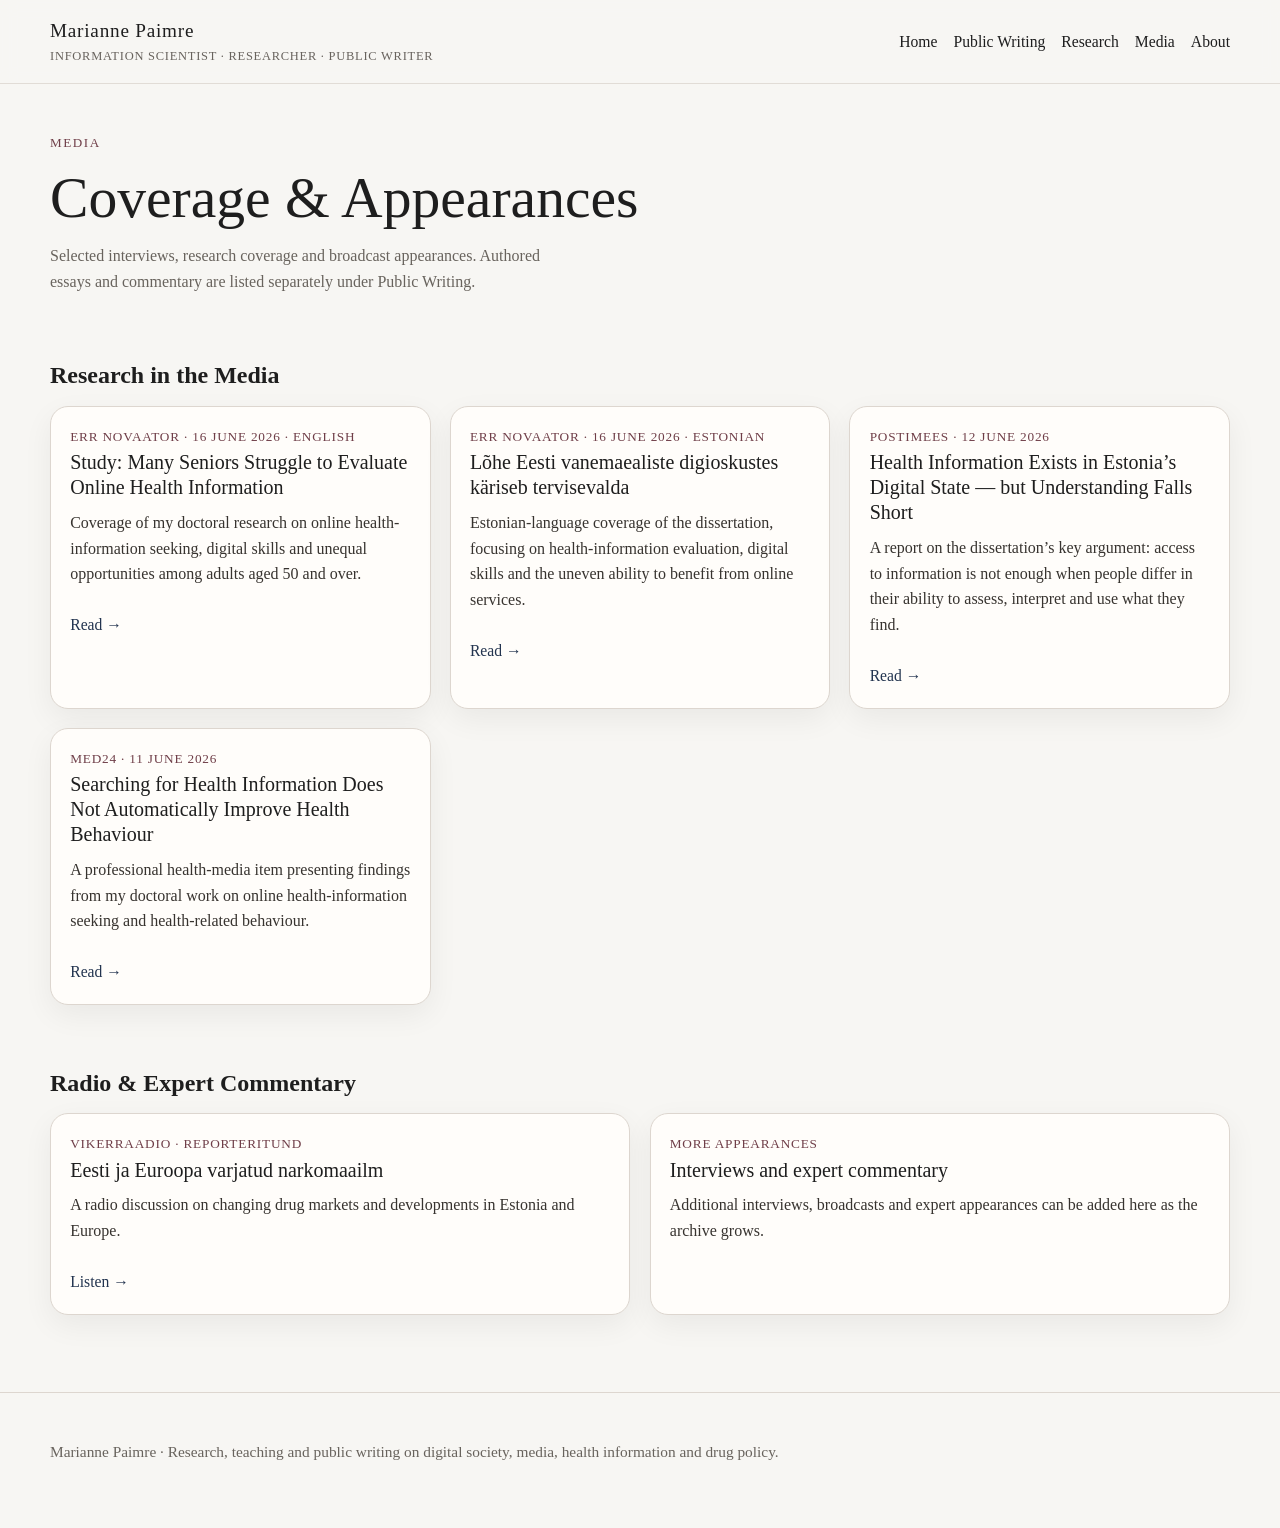
<file: media(2).html>
<!DOCTYPE html>

<html lang="en">
<head>
<meta charset="utf-8"/>
<meta content="width=device-width, initial-scale=1" name="viewport"/>
<title>Media Coverage &amp; Appearances | Marianne Paimre</title>

<link href="style.css" rel="stylesheet"/>
<meta content="Media coverage, interviews, radio appearances and expert commentary featuring researcher and public writer Marianne Paimre." name="description"/><meta content="index, follow, max-image-preview:large" name="robots"/><link href="https://mariannepaimre.com/media.html" rel="canonical"/><meta content="website" property="og:type"/><meta content="Marianne Paimre" property="og:site_name"/><meta content="Media Coverage &amp; Appearances | Marianne Paimre" property="og:title"/><meta content="Media coverage, interviews, radio appearances and expert commentary featuring researcher and public writer Marianne Paimre." property="og:description"/><meta content="https://mariannepaimre.com/media.html" property="og:url"/><meta content="https://mariannepaimre.com/marianne-hero.jpg" property="og:image"/><meta content="Marianne Paimre" property="og:image:alt"/><meta content="summary_large_image" name="twitter:card"/><meta content="Media Coverage &amp; Appearances | Marianne Paimre" name="twitter:title"/><meta content="Media coverage, interviews, radio appearances and expert commentary featuring researcher and public writer Marianne Paimre." name="twitter:description"/><meta content="https://mariannepaimre.com/marianne-hero.jpg" name="twitter:image"/><script type="application/ld+json">{
  "@context": "https://schema.org",
  "@graph": [
    {
      "@type": "WebSite",
      "@id": "https://mariannepaimre.com/#website",
      "url": "https://mariannepaimre.com/",
      "name": "Marianne Paimre",
      "publisher": {
        "@id": "https://mariannepaimre.com/#person"
      },
      "inLanguage": "en"
    },
    {
      "@type": "Person",
      "@id": "https://mariannepaimre.com/#person",
      "name": "Marianne Paimre",
      "url": "https://mariannepaimre.com/",
      "image": "https://mariannepaimre.com/marianne-hero.jpg",
      "jobTitle": [
        "Researcher",
        ,
        "Public Writer"
      ],
      "affiliation": {
        "@type": "Organization",
        "name": "Tallinn University"
      },
      "knowsAbout": [
        "Digital society",
        "Health information behaviour",
        "Digital inequality",
        "Artificial intelligence",
        "Media and public discourse",
        "Drug policy"
      ]
    },
    {
      "@type": "WebPage",
      "@id": "https://mariannepaimre.com/media.html#webpage",
      "url": "https://mariannepaimre.com/media.html",
      "name": "Media Coverage & Appearances | Marianne Paimre",
      "description": "Media coverage, interviews, radio appearances and expert commentary featuring researcher and public writer Marianne Paimre.",
      "isPartOf": {
        "@id": "https://mariannepaimre.com/#website"
      },
      "about": {
        "@id": "https://mariannepaimre.com/#person"
      },
      "inLanguage": "en"
    }
  ]
}</script></head>
<body>
<header class="site-header">
<div class="container nav-wrap">
<div class="brand">
      Marianne Paimre
      <small>Information Scientist · Researcher · Public Writer</small>
</div>
<nav>
<ul>
<li><a href="index.html">Home</a></li>
<li><a href="writing.html">Public Writing</a></li>
<li><a href="research.html">Research</a></li>
<li><a href="media.html">Media</a></li>
<li><a href="about.html">About</a></li>
</ul>
</nav>
</div>
</header>
<main class="container">
<section class="page-title">
<div class="eyebrow">Media</div>
<h1>Coverage &amp; Appearances</h1>
<p>Selected interviews, research coverage and broadcast appearances. Authored essays and commentary are listed separately under Public Writing.</p>
</section>
<section class="category-block">
<h2>Research in the Media</h2>
<div class="card-grid">
<article class="card">
<div class="meta">ERR Novaator · 16 June 2026 · English</div>
<h3>Study: Many Seniors Struggle to Evaluate Online Health Information</h3>
<p>Coverage of my doctoral research on online health-information seeking, digital skills and unequal opportunities among adults aged 50 and over.</p>
<a class="readmore" href="https://news.err.ee/1610056297/study-many-seniors-struggle-to-evaluate-online-health-information">Read →</a>
</article>
<article class="card">
<div class="meta">ERR Novaator · 16 June 2026 · Estonian</div>
<h3>Lõhe Eesti vanemaealiste digioskustes käriseb tervisevalda</h3>
<p>Estonian-language coverage of the dissertation, focusing on health-information evaluation, digital skills and the uneven ability to benefit from online services.</p>
<a class="readmore" href="https://novaator.err.ee/1610056222/lohe-eesti-vanemaealiste-digioskustes-kariseb-tervisevalda">Read →</a>
</article>
<article class="card">
<div class="meta">Postimees · 12 June 2026</div>
<h3>Health Information Exists in Estonia’s Digital State — but Understanding Falls Short</h3>
<p>A report on the dissertation’s key argument: access to information is not enough when people differ in their ability to assess, interpret and use what they find.</p>
<a class="readmore" href="https://tervis.postimees.ee/8489532/doktoritoo-karm-todemus-eesti-digiriigis-on-terviseinfo-olemas-aga-moistusest-jaab-puudu">Read →</a>
</article>
<article class="card">
<div class="meta">Med24 · 11 June 2026</div>
<h3>Searching for Health Information Does Not Automatically Improve Health Behaviour</h3>
<p>A professional health-media item presenting findings from my doctoral work on online health-information seeking and health-related behaviour.</p>
<a class="readmore" href="https://www.med24.ee/uudised/doktoritoeoe-terviseinfo-otsimine-ei-paranda-automaatselt-tervisekaeitumist/">Read →</a>
</article>
</div>
</section>
<section class="category-block">
<h2>Radio &amp; Expert Commentary</h2>
<div class="grid-2">
<article class="card">
<div class="meta">Vikerraadio · Reporteritund</div>
<h3>Eesti ja Euroopa varjatud narkomaailm</h3>
<p>A radio discussion on changing drug markets and developments in Estonia and Europe.</p>
<a class="readmore" href="https://vikerraadio.err.ee/1610015303/reporteritund-eesti-ja-euroopa-varjatud-narkomaailm">Listen →</a>
</article>
<article class="card">
<div class="meta">More appearances</div>
<h3>Interviews and expert commentary</h3>
<p>Additional interviews, broadcasts and expert appearances can be added here as the archive grows.</p>
</article>
</div>
</section>
</main>
<footer class="footer">
<div class="container">
<p>Marianne Paimre · Research, teaching and public writing on digital society, media, health information and drug policy.</p>
</div>
</footer>
</body>
</html>
</file>
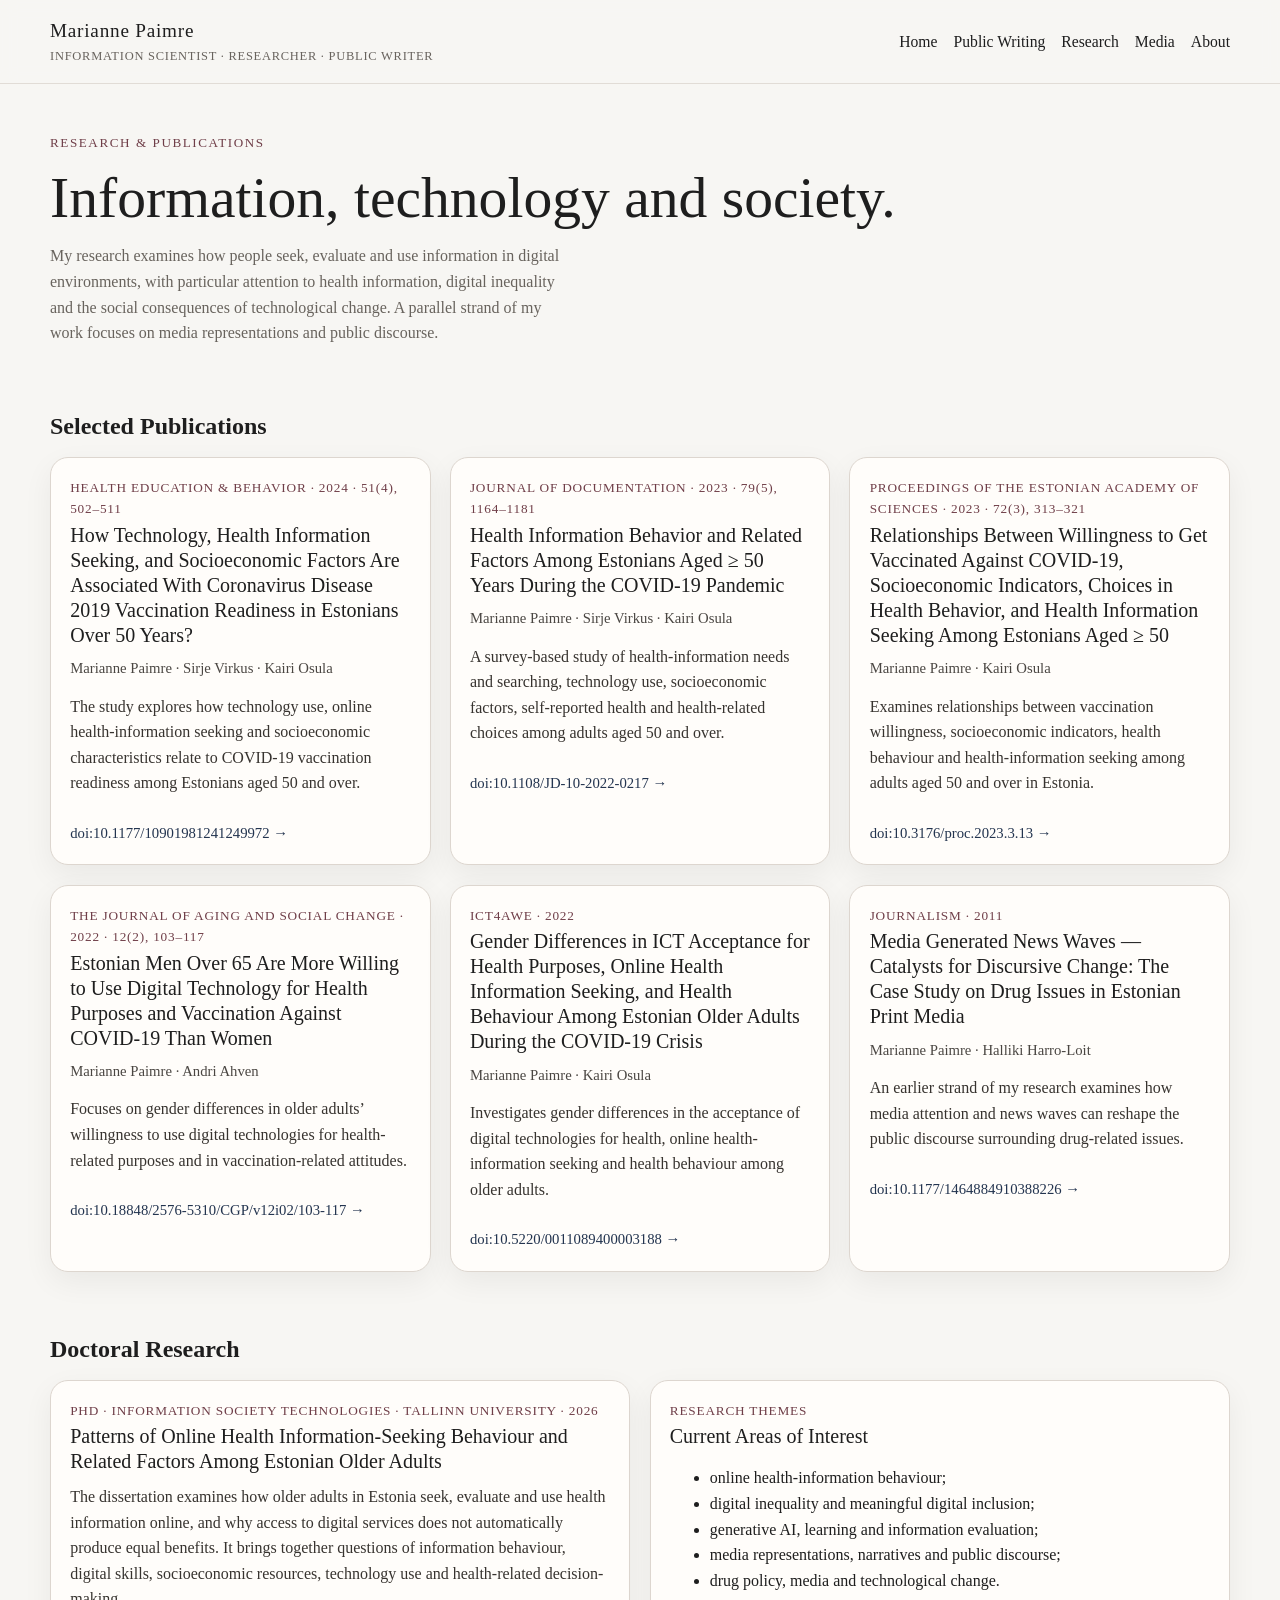
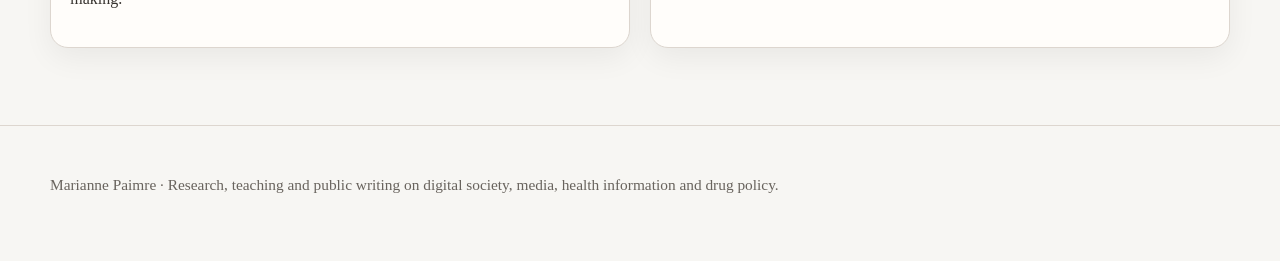
<file: research(2).html>
<!DOCTYPE html>

<html lang="en">
<head>
<meta charset="utf-8"/>
<meta content="width=device-width, initial-scale=1" name="viewport"/>
<title>Research &amp; Publications | Marianne Paimre</title>

<link href="style.css" rel="stylesheet"/>
<meta content="Selected research and publications by Marianne Paimre on health information behaviour, digital inequality, technology, media and society." name="description"/><meta content="index, follow, max-image-preview:large" name="robots"/><link href="https://mariannepaimre.com/research.html" rel="canonical"/><meta content="website" property="og:type"/><meta content="Marianne Paimre" property="og:site_name"/><meta content="Research &amp; Publications | Marianne Paimre" property="og:title"/><meta content="Selected research and publications by Marianne Paimre on health information behaviour, digital inequality, technology, media and society." property="og:description"/><meta content="https://mariannepaimre.com/research.html" property="og:url"/><meta content="https://mariannepaimre.com/marianne-hero.jpg" property="og:image"/><meta content="Marianne Paimre" property="og:image:alt"/><meta content="summary_large_image" name="twitter:card"/><meta content="Research &amp; Publications | Marianne Paimre" name="twitter:title"/><meta content="Selected research and publications by Marianne Paimre on health information behaviour, digital inequality, technology, media and society." name="twitter:description"/><meta content="https://mariannepaimre.com/marianne-hero.jpg" name="twitter:image"/><script type="application/ld+json">{
  "@context": "https://schema.org",
  "@graph": [
    {
      "@type": "WebSite",
      "@id": "https://mariannepaimre.com/#website",
      "url": "https://mariannepaimre.com/",
      "name": "Marianne Paimre",
      "publisher": {
        "@id": "https://mariannepaimre.com/#person"
      },
      "inLanguage": "en"
    },
    {
      "@type": "Person",
      "@id": "https://mariannepaimre.com/#person",
      "name": "Marianne Paimre",
      "url": "https://mariannepaimre.com/",
      "image": "https://mariannepaimre.com/marianne-hero.jpg",
      "jobTitle": [
        "Researcher",
        ,
        "Public Writer"
      ],
      "affiliation": {
        "@type": "Organization",
        "name": "Tallinn University"
      },
      "knowsAbout": [
        "Digital society",
        "Health information behaviour",
        "Digital inequality",
        "Artificial intelligence",
        "Media and public discourse",
        "Drug policy"
      ]
    },
    {
      "@type": "WebPage",
      "@id": "https://mariannepaimre.com/research.html#webpage",
      "url": "https://mariannepaimre.com/research.html",
      "name": "Research & Publications | Marianne Paimre",
      "description": "Selected research and publications by Marianne Paimre on health information behaviour, digital inequality, technology, media and society.",
      "isPartOf": {
        "@id": "https://mariannepaimre.com/#website"
      },
      "about": {
        "@id": "https://mariannepaimre.com/#person"
      },
      "inLanguage": "en"
    }
  ]
}</script></head>
<body>
<header class="site-header">
<div class="container nav-wrap">
<div class="brand">
      Marianne Paimre
      <small>Information Scientist · Researcher · Public Writer</small>
</div>
<nav>
<ul>
<li><a href="index.html">Home</a></li>
<li><a href="writing.html">Public Writing</a></li>
<li><a href="research.html">Research</a></li>
<li><a href="media.html">Media</a></li>
<li><a href="about.html">About</a></li>
</ul>
</nav>
</div>
</header>
<main class="container">
<section class="page-title">
<div class="eyebrow">Research &amp; Publications</div>
<h1>Information, technology and society.</h1>
<p>My research examines how people seek, evaluate and use information in digital environments, with particular attention to health information, digital inequality and the social consequences of technological change. A parallel strand of my work focuses on media representations and public discourse.</p>
</section>
<section class="category-block">
<h2>Selected Publications</h2>
<div class="card-grid">
<article class="card pub-card">
<div class="meta">Health Education &amp; Behavior · 2024 · 51(4), 502–511</div>
<h3>How Technology, Health Information Seeking, and Socioeconomic Factors Are Associated With Coronavirus Disease 2019 Vaccination Readiness in Estonians Over 50 Years?</h3>
<p class="authors">Marianne Paimre · Sirje Virkus · Kairi Osula</p>
<p>The study explores how technology use, online health-information seeking and socioeconomic characteristics relate to COVID-19 vaccination readiness among Estonians aged 50 and over.</p>
<a class="readmore doi" href="https://doi.org/10.1177/10901981241249972">doi:10.1177/10901981241249972 →</a>
</article>
<article class="card pub-card">
<div class="meta">Journal of Documentation · 2023 · 79(5), 1164–1181</div>
<h3>Health Information Behavior and Related Factors Among Estonians Aged ≥ 50 Years During the COVID-19 Pandemic</h3>
<p class="authors">Marianne Paimre · Sirje Virkus · Kairi Osula</p>
<p>A survey-based study of health-information needs and searching, technology use, socioeconomic factors, self-reported health and health-related choices among adults aged 50 and over.</p>
<a class="readmore doi" href="https://doi.org/10.1108/JD-10-2022-0217">doi:10.1108/JD-10-2022-0217 →</a>
</article>
<article class="card pub-card">
<div class="meta">Proceedings of the Estonian Academy of Sciences · 2023 · 72(3), 313–321</div>
<h3>Relationships Between Willingness to Get Vaccinated Against COVID-19, Socioeconomic Indicators, Choices in Health Behavior, and Health Information Seeking Among Estonians Aged ≥ 50</h3>
<p class="authors">Marianne Paimre · Kairi Osula</p>
<p>Examines relationships between vaccination willingness, socioeconomic indicators, health behaviour and health-information seeking among adults aged 50 and over in Estonia.</p>
<a class="readmore doi" href="https://doi.org/10.3176/proc.2023.3.13">doi:10.3176/proc.2023.3.13 →</a>
</article>
<article class="card pub-card">
<div class="meta">The Journal of Aging and Social Change · 2022 · 12(2), 103–117</div>
<h3>Estonian Men Over 65 Are More Willing to Use Digital Technology for Health Purposes and Vaccination Against COVID-19 Than Women</h3>
<p class="authors">Marianne Paimre · Andri Ahven</p>
<p>Focuses on gender differences in older adults’ willingness to use digital technologies for health-related purposes and in vaccination-related attitudes.</p>
<a class="readmore doi" href="https://doi.org/10.18848/2576-5310/CGP/v12i02/103-117">doi:10.18848/2576-5310/CGP/v12i02/103-117 →</a>
</article>
<article class="card pub-card">
<div class="meta">ICT4AWE · 2022</div>
<h3>Gender Differences in ICT Acceptance for Health Purposes, Online Health Information Seeking, and Health Behaviour Among Estonian Older Adults During the COVID-19 Crisis</h3>
<p class="authors">Marianne Paimre · Kairi Osula</p>
<p>Investigates gender differences in the acceptance of digital technologies for health, online health-information seeking and health behaviour among older adults.</p>
<a class="readmore doi" href="https://doi.org/10.5220/0011089400003188">doi:10.5220/0011089400003188 →</a>
</article>
<article class="card pub-card">
<div class="meta">Journalism · 2011</div>
<h3>Media Generated News Waves — Catalysts for Discursive Change: The Case Study on Drug Issues in Estonian Print Media</h3>
<p class="authors">Marianne Paimre · Halliki Harro-Loit</p>
<p>An earlier strand of my research examines how media attention and news waves can reshape the public discourse surrounding drug-related issues.</p>
<a class="readmore doi" href="https://doi.org/10.1177/1464884910388226">doi:10.1177/1464884910388226 →</a>
</article>
</div>
</section>
<section class="category-block">
<h2>Doctoral Research</h2>
<div class="grid-2">
<article class="card">
<div class="meta">PhD · Information Society Technologies · Tallinn University · 2026</div>
<h3>Patterns of Online Health Information-Seeking Behaviour and Related Factors Among Estonian Older Adults</h3>
<p>The dissertation examines how older adults in Estonia seek, evaluate and use health information online, and why access to digital services does not automatically produce equal benefits. It brings together questions of information behaviour, digital skills, socioeconomic resources, technology use and health-related decision-making.</p>
</article>
<article class="card">
<div class="meta">Research themes</div>
<h3>Current Areas of Interest</h3>
<ul>
<li>online health-information behaviour;</li>
<li>digital inequality and meaningful digital inclusion;</li>
<li>generative AI, learning and information evaluation;</li>
<li>media representations, narratives and public discourse;</li>
<li>drug policy, media and technological change.</li>
</ul>
</article>
</div>
</section>
</main>
<footer class="footer">
<div class="container">
<p>Marianne Paimre · Research, teaching and public writing on digital society, media, health information and drug policy.</p>
</div>
</footer>
</body>
</html>
</file>
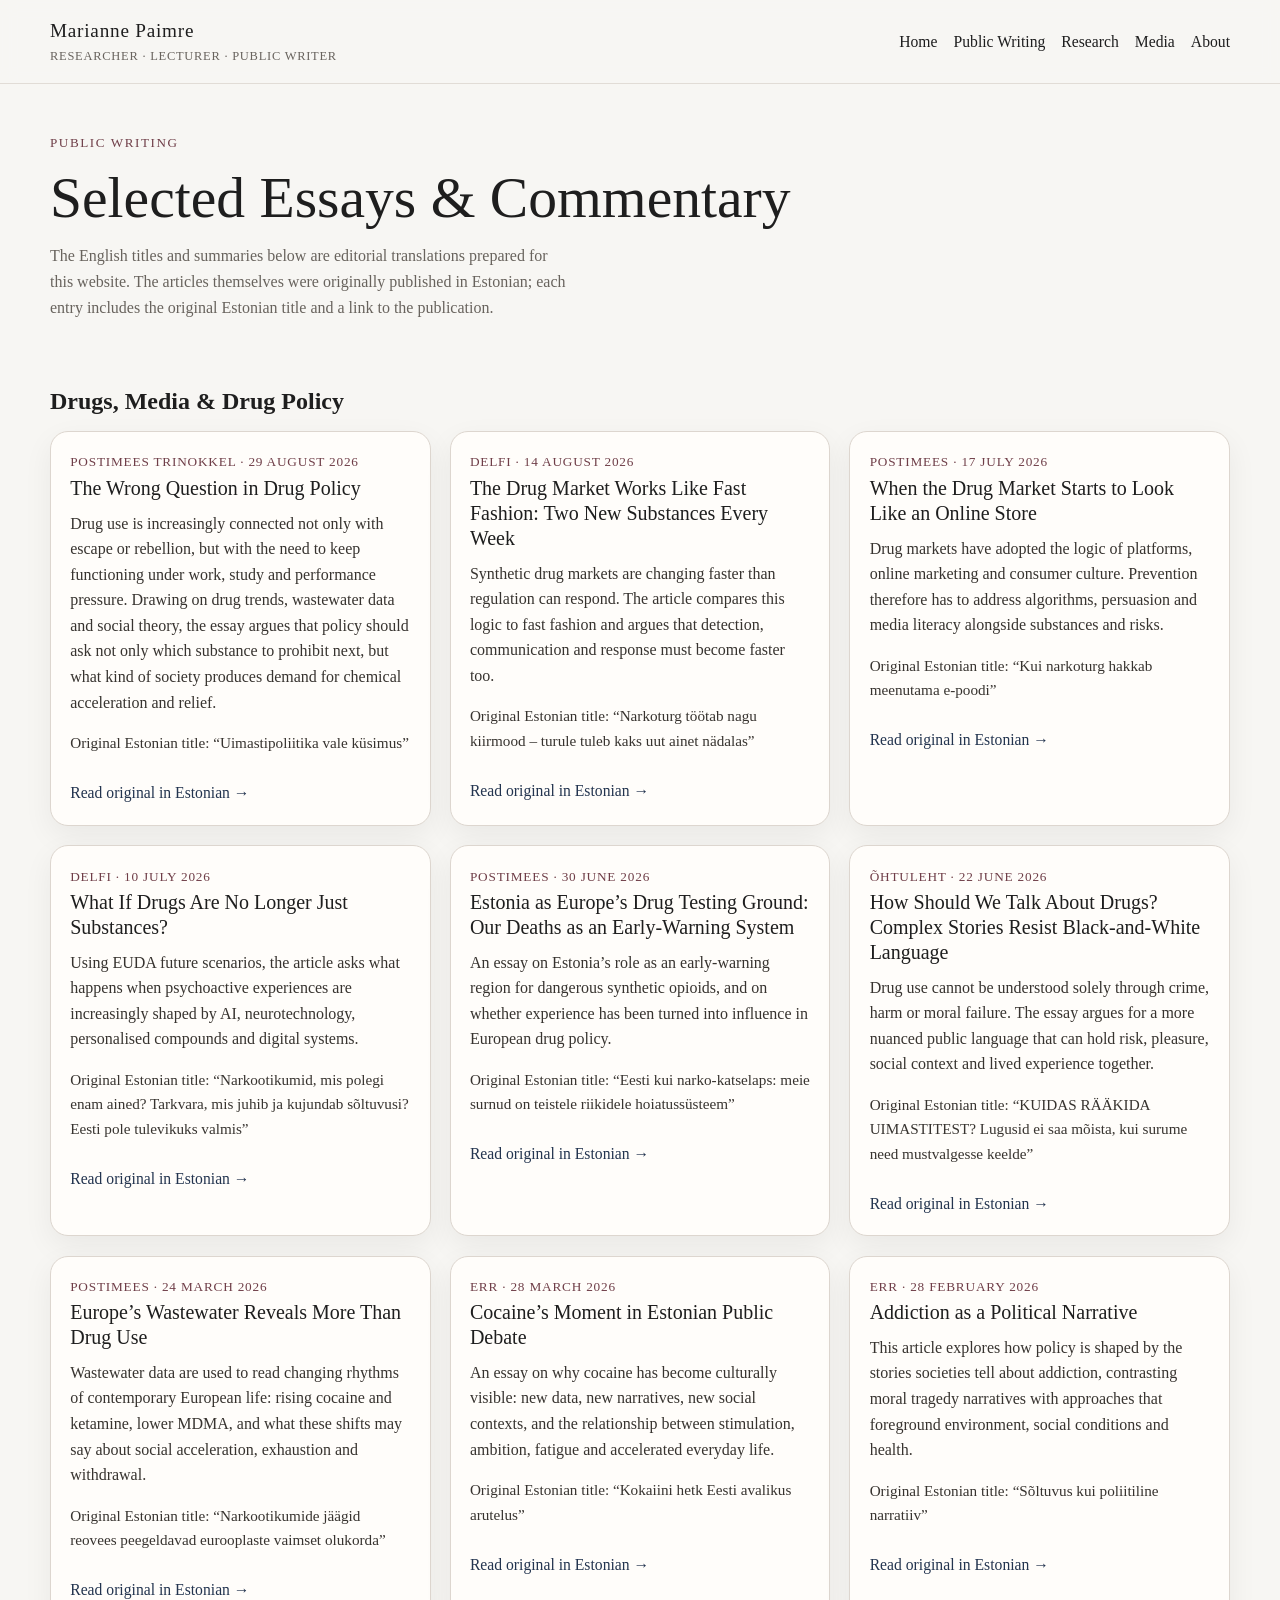
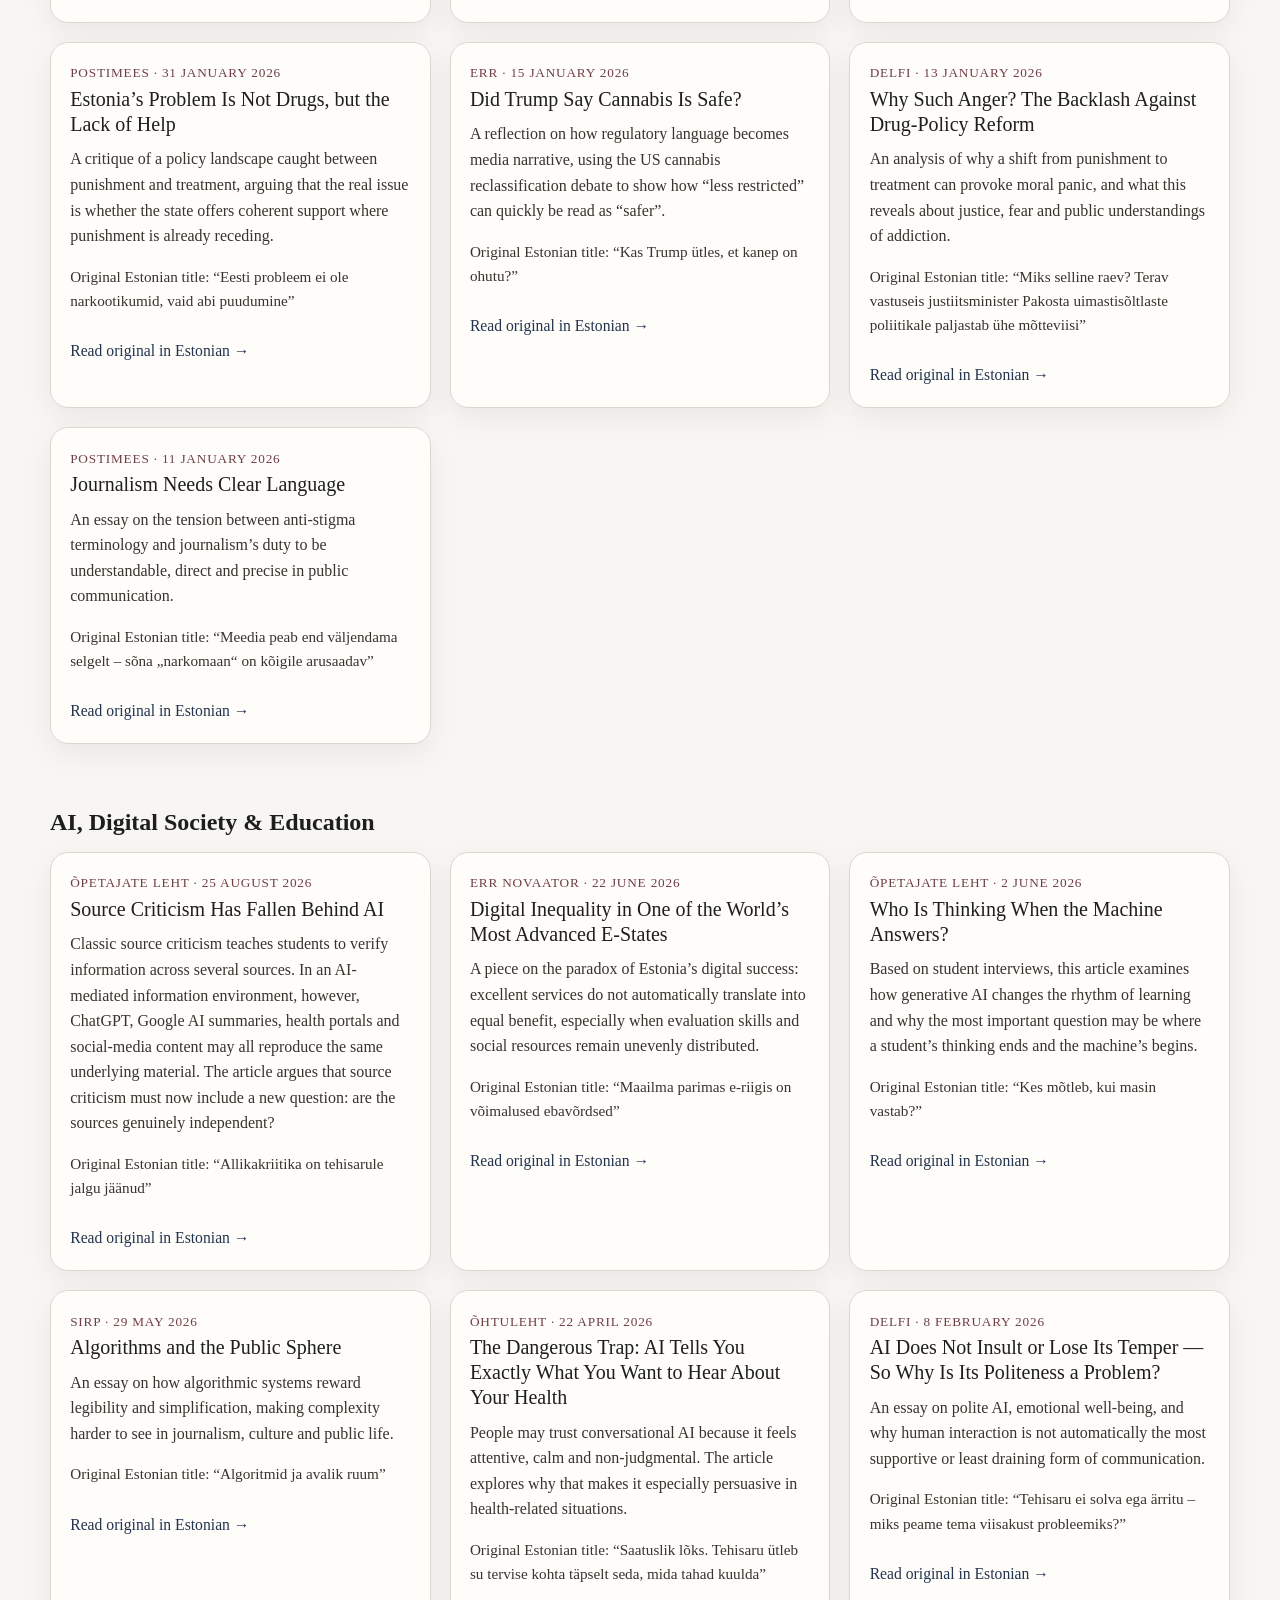
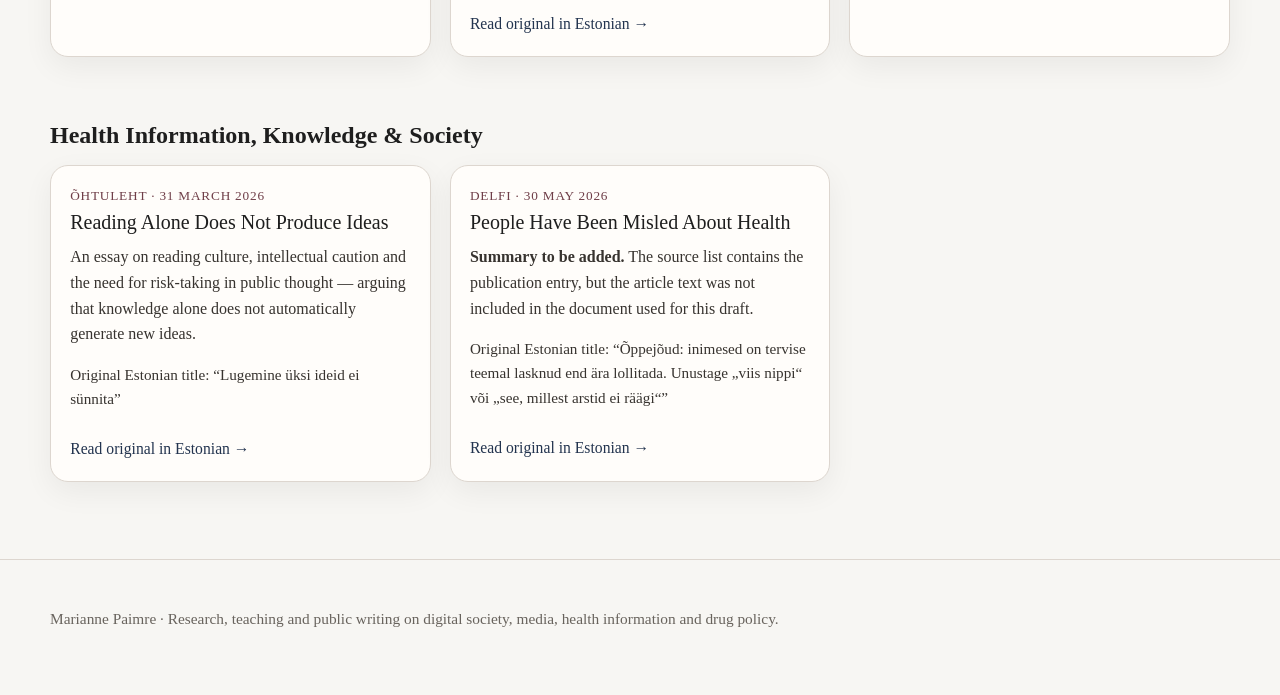
<file: writing (1).html>
<!doctype html>
<html lang="en">
<head>
  <meta charset="utf-8" />
  <meta name="viewport" content="width=device-width, initial-scale=1" />
  <title>Public Writing — Marianne Paimre</title>
  <link rel="stylesheet" href="style.css" />
</head>
<body>

<header class="site-header">
  <div class="container nav-wrap">
    <div class="brand">
      Marianne Paimre
      <small>Researcher · Lecturer · Public Writer</small>
    </div>
    <nav>
      <ul>
        <li><a href="index.html">Home</a></li>
        <li><a href="writing.html">Public Writing</a></li>
        <li><a href="research.html">Research</a></li>
        <li><a href="media.html">Media</a></li>
        <li><a href="about.html">About</a></li>
      </ul>
    </nav>
  </div>
</header>

<main class="container">
  <section class="page-title">
    <div class="eyebrow">Public Writing</div>
    <h1>Selected Essays & Commentary</h1>
    <p>The English titles and summaries below are editorial translations prepared for this website. The articles themselves were originally published in Estonian; each entry includes the original Estonian title and a link to the publication.</p>
  </section>

  <section class="category-block">
    <h2>Drugs, Media & Drug Policy</h2>
    <div class="card-grid">

<article class="card">
  <div class="meta">Postimees Trinokkel · 29 August 2026</div>
  <h3>The Wrong Question in Drug Policy</h3>
  <p>Drug use is increasingly connected not only with escape or rebellion, but with the need to keep functioning under work, study and performance pressure. Drawing on drug trends, wastewater data and social theory, the essay argues that policy should ask not only which substance to prohibit next, but what kind of society produces demand for chemical acceleration and relief.</p>
  <p class="note">Original Estonian title: “Uimastipoliitika vale küsimus”</p>
  <a class="readmore" href="https://trinokkel.postimees.ee/8525660/marianne-paimre-uimastipoliitika-vale-kusimus">Read original in Estonian →</a>
</article>
      <article class="card"><div class="meta">Delfi · 14 August 2026</div><h3>The Drug Market Works Like Fast Fashion: Two New Substances Every Week</h3><p>Synthetic drug markets are changing faster than regulation can respond. The article compares this logic to fast fashion and argues that detection, communication and response must become faster too.</p><p class="note">Original Estonian title: “Narkoturg töötab nagu kiirmood – turule tuleb kaks uut ainet nädalas”</p><a class="readmore" href="https://arvamus.delfi.ee/artikkel/120603367/must-ari-marianne-paimre-narkoturg-tootab-nagu-kiirmood-turule-tuleb-kaks-uut-ainet-nadalas">Read original in Estonian →</a></article>
      <article class="card"><div class="meta">Postimees · 17 July 2026</div><h3>When the Drug Market Starts to Look Like an Online Store</h3><p>Drug markets have adopted the logic of platforms, online marketing and consumer culture. Prevention therefore has to address algorithms, persuasion and media literacy alongside substances and risks.</p><p class="note">Original Estonian title: “Kui narkoturg hakkab meenutama e-poodi”</p><a class="readmore" href="https://arvamus.postimees.ee/8510465/marianne-paimre-kui-narkoturg-hakkab-meenutama-e-poodi">Read original in Estonian →</a></article>
      <article class="card"><div class="meta">Delfi · 10 July 2026</div><h3>What If Drugs Are No Longer Just Substances?</h3><p>Using EUDA future scenarios, the article asks what happens when psychoactive experiences are increasingly shaped by AI, neurotechnology, personalised compounds and digital systems.</p><p class="note">Original Estonian title: “Narkootikumid, mis polegi enam ained? Tarkvara, mis juhib ja kujundab sõltuvusi? Eesti pole tulevikuks valmis”</p><a class="readmore" href="https://arvamus.delfi.ee/artikkel/120596160/narkootikumid-mis-polegi-enam-ained-tarkvara-mis-juhib-ja-kujundab-soltuvusi-eesti-pole-tulevikuks-valmis">Read original in Estonian →</a></article>
      <article class="card"><div class="meta">Postimees · 30 June 2026</div><h3>Estonia as Europe’s Drug Testing Ground: Our Deaths as an Early-Warning System</h3><p>An essay on Estonia’s role as an early-warning region for dangerous synthetic opioids, and on whether experience has been turned into influence in European drug policy.</p><p class="note">Original Estonian title: “Eesti kui narko-katselaps: meie surnud on teistele riikidele hoiatussüsteem”</p><a class="readmore" href="https://arvamus.postimees.ee/8499939/marianne-paimre-eesti-kui-narko-katselaps-meie-surnud-on-teistele-riikidele-hoiatussusteem">Read original in Estonian →</a></article>
      <article class="card"><div class="meta">Õhtuleht · 22 June 2026</div><h3>How Should We Talk About Drugs? Complex Stories Resist Black-and-White Language</h3><p>Drug use cannot be understood solely through crime, harm or moral failure. The essay argues for a more nuanced public language that can hold risk, pleasure, social context and lived experience together.</p><p class="note">Original Estonian title: “KUIDAS RÄÄKIDA UIMASTITEST? Lugusid ei saa mõista, kui surume need mustvalgesse keelde”</p><a class="readmore" href="https://www.ohtuleht.ee/1158091/kuidas-raakida-uimastitest-infoteadlane-marianne-paimre-lugusid-ei-saa-moista-kui-surume-need-mustvalgesse-keelde">Read original in Estonian →</a></article>
      <article class="card"><div class="meta">Postimees · 24 March 2026</div><h3>Europe’s Wastewater Reveals More Than Drug Use</h3><p>Wastewater data are used to read changing rhythms of contemporary European life: rising cocaine and ketamine, lower MDMA, and what these shifts may say about social acceleration, exhaustion and withdrawal.</p><p class="note">Original Estonian title: “Narkootikumide jäägid reovees peegeldavad eurooplaste vaimset olukorda”</p><a class="readmore" href="https://arvamus.postimees.ee/8439306/marianne-paimre-narkootikumide-jaagid-reovees-peegeldavad-eurooplaste-vaimset-olukorda">Read original in Estonian →</a></article>
      <article class="card"><div class="meta">ERR · 28 March 2026</div><h3>Cocaine’s Moment in Estonian Public Debate</h3><p>An essay on why cocaine has become culturally visible: new data, new narratives, new social contexts, and the relationship between stimulation, ambition, fatigue and accelerated everyday life.</p><p class="note">Original Estonian title: “Kokaiini hetk Eesti avalikus arutelus”</p><a class="readmore" href="https://www.err.ee/1609978122/marianne-paimre-kokaiini-hetk-eesti-avalikus-arutelus">Read original in Estonian →</a></article>
      <article class="card"><div class="meta">ERR · 28 February 2026</div><h3>Addiction as a Political Narrative</h3><p>This article explores how policy is shaped by the stories societies tell about addiction, contrasting moral tragedy narratives with approaches that foreground environment, social conditions and health.</p><p class="note">Original Estonian title: “Sõltuvus kui poliitiline narratiiv”</p><a class="readmore" href="https://www.err.ee/1609952129">Read original in Estonian →</a></article>
      <article class="card"><div class="meta">Postimees · 31 January 2026</div><h3>Estonia’s Problem Is Not Drugs, but the Lack of Help</h3><p>A critique of a policy landscape caught between punishment and treatment, arguing that the real issue is whether the state offers coherent support where punishment is already receding.</p><p class="note">Original Estonian title: “Eesti probleem ei ole narkootikumid, vaid abi puudumine”</p><a class="readmore" href="https://arvamus.postimees.ee/8407296">Read original in Estonian →</a></article>
      <article class="card"><div class="meta">ERR · 15 January 2026</div><h3>Did Trump Say Cannabis Is Safe?</h3><p>A reflection on how regulatory language becomes media narrative, using the US cannabis reclassification debate to show how “less restricted” can quickly be read as “safer”.</p><p class="note">Original Estonian title: “Kas Trump ütles, et kanep on ohutu?”</p><a class="readmore" href="https://www.err.ee/1609911235">Read original in Estonian →</a></article>
      <article class="card"><div class="meta">Delfi · 13 January 2026</div><h3>Why Such Anger? The Backlash Against Drug-Policy Reform</h3><p>An analysis of why a shift from punishment to treatment can provoke moral panic, and what this reveals about justice, fear and public understandings of addiction.</p><p class="note">Original Estonian title: “Miks selline raev? Terav vastuseis justiitsminister Pakosta uimastisõltlaste poliitikale paljastab ühe mõtteviisi”</p><a class="readmore" href="https://arvamus.delfi.ee/artikkel/120429218">Read original in Estonian →</a></article>
      <article class="card"><div class="meta">Postimees · 11 January 2026</div><h3>Journalism Needs Clear Language</h3><p>An essay on the tension between anti-stigma terminology and journalism’s duty to be understandable, direct and precise in public communication.</p><p class="note">Original Estonian title: “Meedia peab end väljendama selgelt – sõna „narkomaan“ on kõigile arusaadav”</p><a class="readmore" href="https://arvamus.postimees.ee/8394492">Read original in Estonian →</a></article>
    </div>
  </section>

  <section class="category-block">
    <h2>AI, Digital Society & Education</h2>
    <div class="card-grid">

<article class="card">
  <div class="meta">Õpetajate Leht · 25 August 2026</div>
  <h3>Source Criticism Has Fallen Behind AI</h3>
  <p>Classic source criticism teaches students to verify information across several sources. In an AI-mediated information environment, however, ChatGPT, Google AI summaries, health portals and social-media content may all reproduce the same underlying material. The article argues that source criticism must now include a new question: are the sources genuinely independent?</p>
  <p class="note">Original Estonian title: “Allikakriitika on tehisarule jalgu jäänud”</p>
  <a class="readmore" href="https://www.opleht.ee/2026/08/allikakriitika-on-tehisarule-jalgu-jaanud/">Read original in Estonian →</a>
</article>
      <article class="card"><div class="meta">ERR Novaator · 22 June 2026</div><h3>Digital Inequality in One of the World’s Most Advanced E-States</h3><p>A piece on the paradox of Estonia’s digital success: excellent services do not automatically translate into equal benefit, especially when evaluation skills and social resources remain unevenly distributed.</p><p class="note">Original Estonian title: “Maailma parimas e-riigis on võimalused ebavõrdsed”</p><a class="readmore" href="https://novaator.err.ee/1610060773/marianne-paimre-maailma-parimas-e-riigis-on-voimalused-ebavordsed">Read original in Estonian →</a></article>
      <article class="card"><div class="meta">Õpetajate Leht · 2 June 2026</div><h3>Who Is Thinking When the Machine Answers?</h3><p>Based on student interviews, this article examines how generative AI changes the rhythm of learning and why the most important question may be where a student’s thinking ends and the machine’s begins.</p><p class="note">Original Estonian title: “Kes mõtleb, kui masin vastab?”</p><a class="readmore" href="https://www.opleht.ee/2026/06/kes-motleb-kui-masin-vastab/">Read original in Estonian →</a></article>
      <article class="card"><div class="meta">Sirp · 29 May 2026</div><h3>Algorithms and the Public Sphere</h3><p>An essay on how algorithmic systems reward legibility and simplification, making complexity harder to see in journalism, culture and public life.</p><p class="note">Original Estonian title: “Algoritmid ja avalik ruum”</p><a class="readmore" href="https://www.sirp.ee/algoritmid-ja-avalik-ruum/">Read original in Estonian →</a></article>
      <article class="card"><div class="meta">Õhtuleht · 22 April 2026</div><h3>The Dangerous Trap: AI Tells You Exactly What You Want to Hear About Your Health</h3><p>People may trust conversational AI because it feels attentive, calm and non-judgmental. The article explores why that makes it especially persuasive in health-related situations.</p><p class="note">Original Estonian title: “Saatuslik lõks. Tehisaru ütleb su tervise kohta täpselt seda, mida tahad kuulda”</p><a class="readmore" href="https://digileht.ohtuleht.ee/1155466/saatuslik-loks-marianne-paimre-tehisaru-utleb-sulle-tervise-kohta-tapselt-seda-mida-tahad-kuulda">Read original in Estonian →</a></article>
      <article class="card"><div class="meta">Delfi · 8 February 2026</div><h3>AI Does Not Insult or Lose Its Temper — So Why Is Its Politeness a Problem?</h3><p>An essay on polite AI, emotional well-being, and why human interaction is not automatically the most supportive or least draining form of communication.</p><p class="note">Original Estonian title: “Tehisaru ei solva ega ärritu – miks peame tema viisakust probleemiks?”</p><a class="readmore" href="https://arvamus.delfi.ee/artikkel/120434475">Read original in Estonian →</a></article>
    </div>
  </section>

  <section class="category-block">
    <h2>Health Information, Knowledge & Society</h2>
    <div class="card-grid">
      <article class="card"><div class="meta">Õhtuleht · 31 March 2026</div><h3>Reading Alone Does Not Produce Ideas</h3><p>An essay on reading culture, intellectual caution and the need for risk-taking in public thought — arguing that knowledge alone does not automatically generate new ideas.</p><p class="note">Original Estonian title: “Lugemine üksi ideid ei sünnita”</p><a class="readmore" href="https://www.ohtuleht.ee/1153442/lugemine-uksi-ideid-ei-sunnita-marianne-paimre-need-sunnivad-siis-kui-keegi-paneb-raamatu-kinni-ja-riskib">Read original in Estonian →</a></article>
      <article class="card"><div class="meta">Delfi · 30 May 2026</div><h3>People Have Been Misled About Health</h3><p><strong>Summary to be added.</strong> The source list contains the publication entry, but the article text was not included in the document used for this draft.</p><p class="note">Original Estonian title: “Õppejõud: inimesed on tervise teemal lasknud end ära lollitada. Unustage „viis nippi“ või „see, millest arstid ei räägi“”</p><a class="readmore" href="https://arvamus.delfi.ee/artikkel/120587453/oppejoud-inimesed-on-tervise-teemal-lasknud-end-ara-lollitada-unustage-viis-nippi-voi-see-millest-arstid-ei-raagi">Read original in Estonian →</a></article>
    </div>
  </section>
</main>

<footer class="footer">
  <div class="container">
    <p>Marianne Paimre · Research, teaching and public writing on digital society, media, health information and drug policy.</p>
  </div>
</footer>

</body>
</html>
</file>
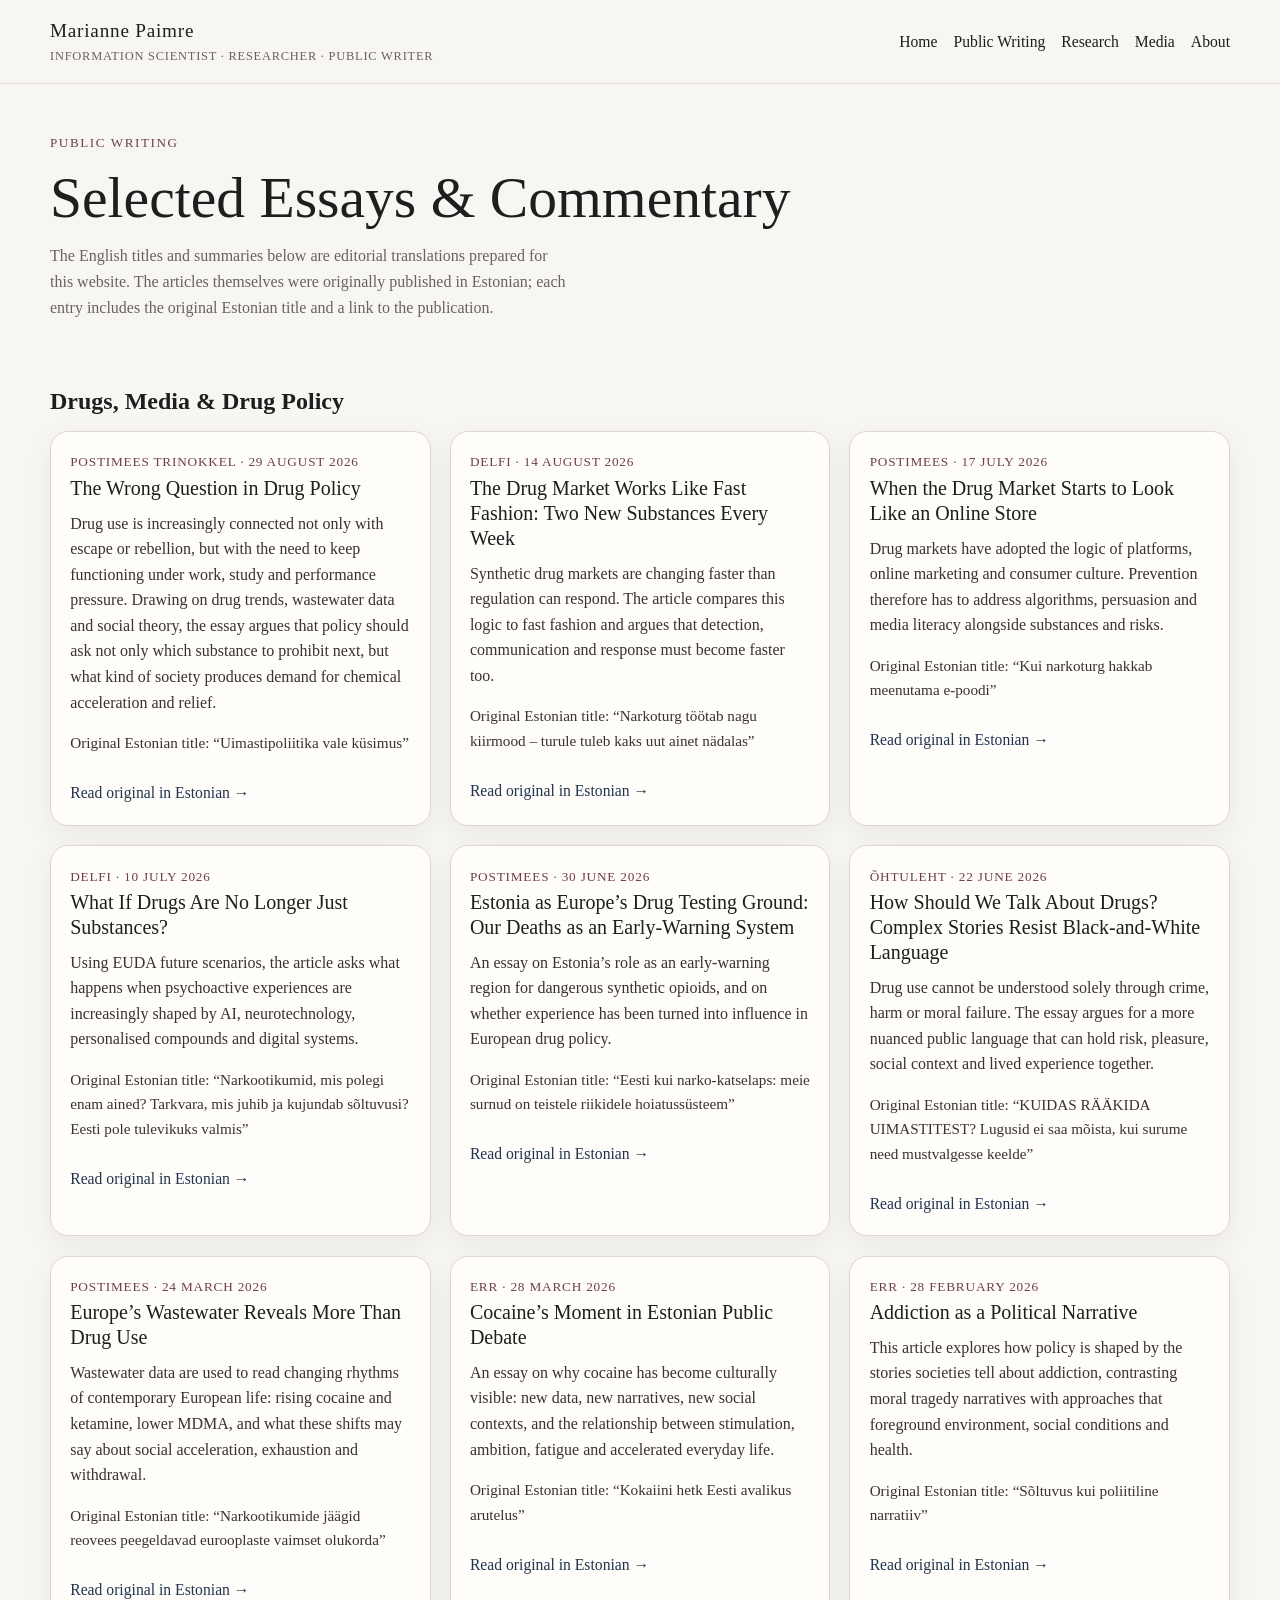
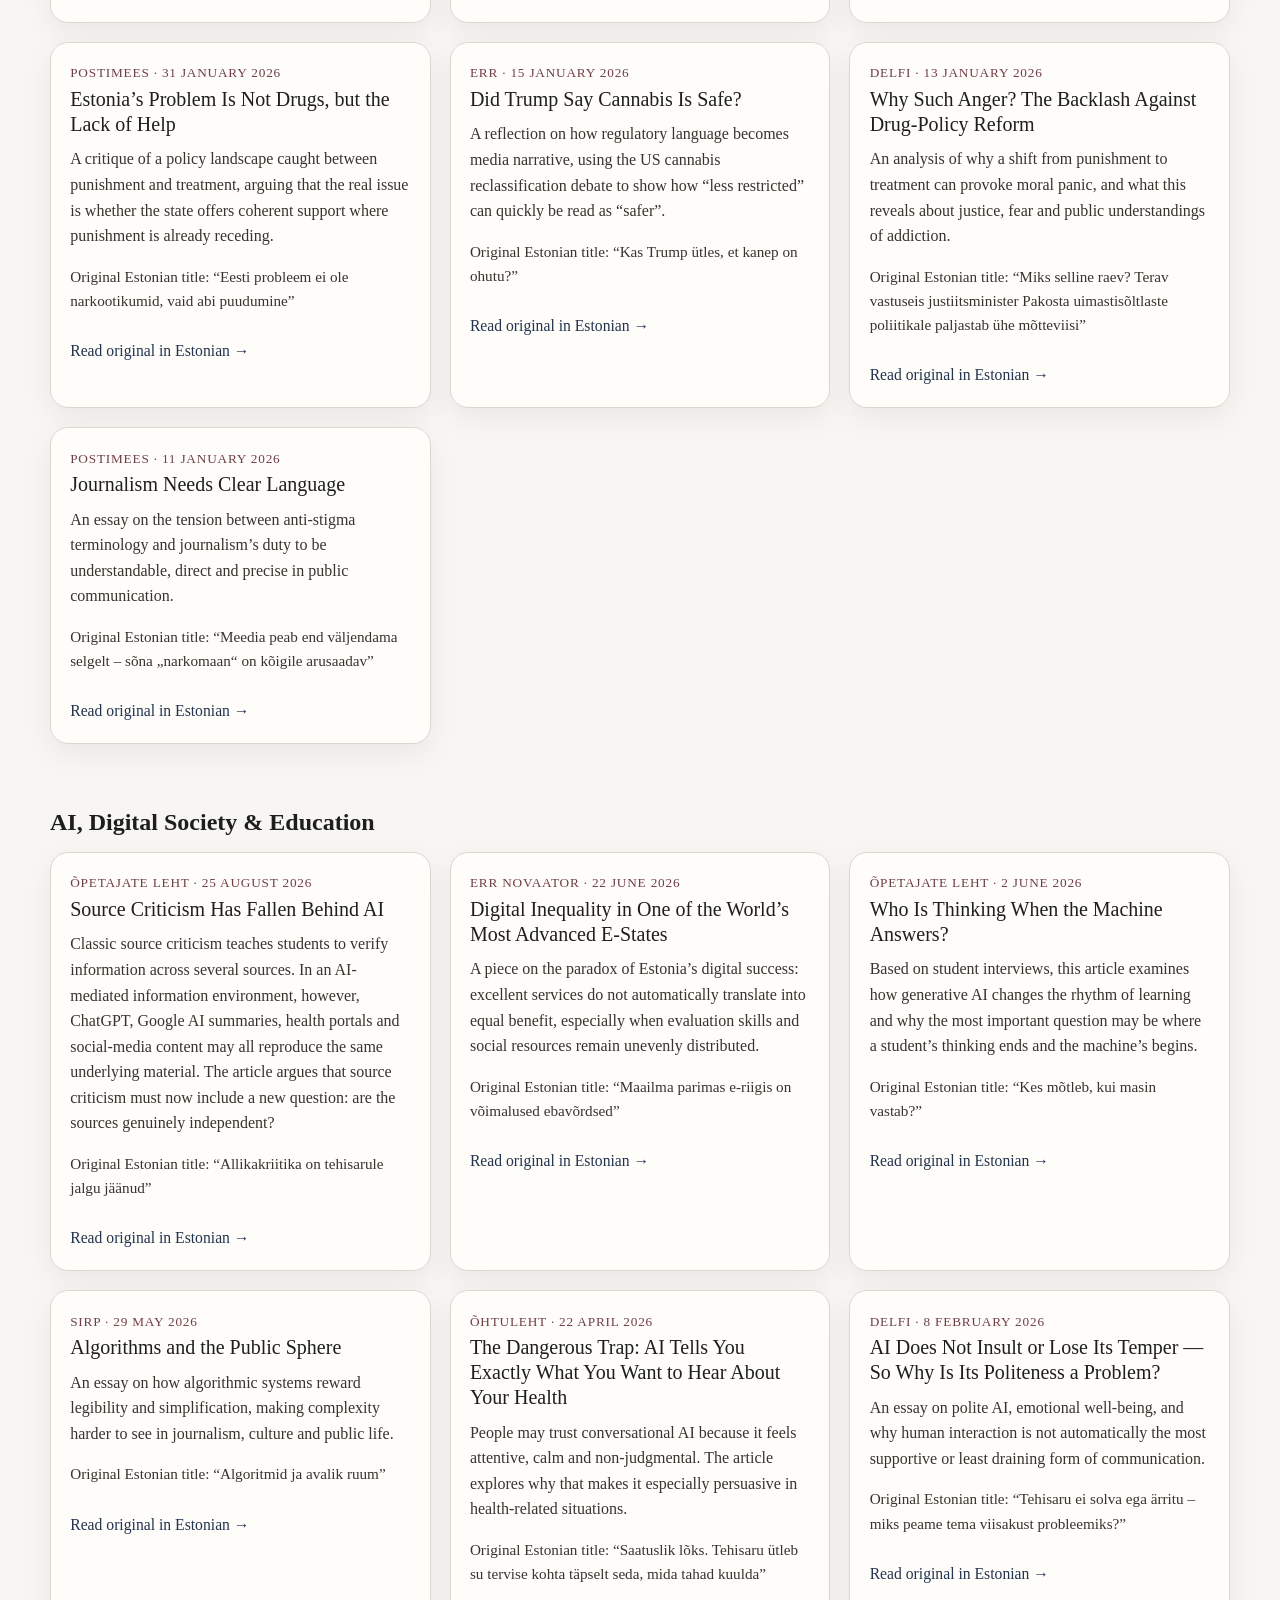
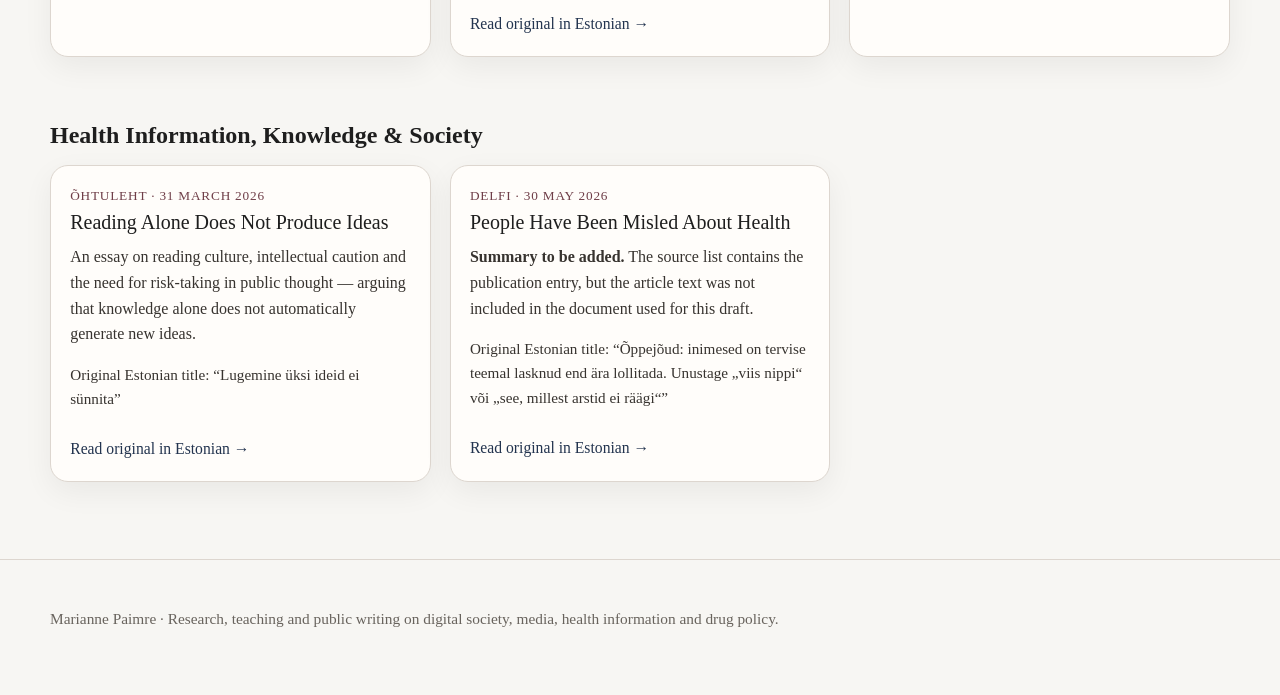
<file: writing (4).html>
<!DOCTYPE html>

<html lang="en">
<head>
<meta charset="utf-8"/>
<meta content="width=device-width, initial-scale=1" name="viewport"/>
<title>Public Writing | Marianne Paimre</title>
<link href="style.css" rel="stylesheet"/>
<meta content="Essays and commentary by Marianne Paimre on drug policy, AI, digital society, media, health information and public debate." name="description"/><meta content="index, follow, max-image-preview:large" name="robots"/><link href="https://mariannepaimre.com/writing.html" rel="canonical"/><meta content="website" property="og:type"/><meta content="Marianne Paimre" property="og:site_name"/><meta content="Public Writing | Marianne Paimre" property="og:title"/><meta content="Essays and commentary by Marianne Paimre on drug policy, AI, digital society, media, health information and public debate." property="og:description"/><meta content="https://mariannepaimre.com/writing.html" property="og:url"/><meta content="https://mariannepaimre.com/marianne-hero.jpg" property="og:image"/><meta content="Marianne Paimre" property="og:image:alt"/><meta content="summary_large_image" name="twitter:card"/><meta content="Public Writing | Marianne Paimre" name="twitter:title"/><meta content="Essays and commentary by Marianne Paimre on drug policy, AI, digital society, media, health information and public debate." name="twitter:description"/><meta content="https://mariannepaimre.com/marianne-hero.jpg" name="twitter:image"/><script type="application/ld+json">{
  "@context": "https://schema.org",
  "@graph": [
    {
      "@type": "WebSite",
      "@id": "https://mariannepaimre.com/#website",
      "url": "https://mariannepaimre.com/",
      "name": "Marianne Paimre",
      "publisher": {
        "@id": "https://mariannepaimre.com/#person"
      },
      "inLanguage": "en"
    },
    {
      "@type": "Person",
      "@id": "https://mariannepaimre.com/#person",
      "name": "Marianne Paimre",
      "url": "https://mariannepaimre.com/",
      "image": "https://mariannepaimre.com/marianne-hero.jpg",
      "jobTitle": [
        "Researcher",
        ,
        "Public Writer"
      ],
      "affiliation": {
        "@type": "Organization",
        "name": "Tallinn University"
      },
      "knowsAbout": [
        "Digital society",
        "Health information behaviour",
        "Digital inequality",
        "Artificial intelligence",
        "Media and public discourse",
        "Drug policy"
      ]
    },
    {
      "@type": "WebPage",
      "@id": "https://mariannepaimre.com/writing.html#webpage",
      "url": "https://mariannepaimre.com/writing.html",
      "name": "Public Writing | Marianne Paimre",
      "description": "Essays and commentary by Marianne Paimre on drug policy, AI, digital society, media, health information and public debate.",
      "isPartOf": {
        "@id": "https://mariannepaimre.com/#website"
      },
      "about": {
        "@id": "https://mariannepaimre.com/#person"
      },
      "inLanguage": "en"
    }
  ]
}</script></head>
<body>
<header class="site-header">
<div class="container nav-wrap">
<div class="brand">
      Marianne Paimre
      <small>Information Scientist · Researcher · Public Writer</small>
</div>
<nav>
<ul>
<li><a href="index.html">Home</a></li>
<li><a href="writing.html">Public Writing</a></li>
<li><a href="research.html">Research</a></li>
<li><a href="media.html">Media</a></li>
<li><a href="about.html">About</a></li>
</ul>
</nav>
</div>
</header>
<main class="container">
<section class="page-title">
<div class="eyebrow">Public Writing</div>
<h1>Selected Essays &amp; Commentary</h1>
<p>The English titles and summaries below are editorial translations prepared for this website. The articles themselves were originally published in Estonian; each entry includes the original Estonian title and a link to the publication.</p>
</section>
<section class="category-block">
<h2>Drugs, Media &amp; Drug Policy</h2>
<div class="card-grid">
<article class="card">
<div class="meta">Postimees Trinokkel · 29 August 2026</div>
<h3>The Wrong Question in Drug Policy</h3>
<p>Drug use is increasingly connected not only with escape or rebellion, but with the need to keep functioning under work, study and performance pressure. Drawing on drug trends, wastewater data and social theory, the essay argues that policy should ask not only which substance to prohibit next, but what kind of society produces demand for chemical acceleration and relief.</p>
<p class="note">Original Estonian title: “Uimastipoliitika vale küsimus”</p>
<a class="readmore" href="https://trinokkel.postimees.ee/8525660/marianne-paimre-uimastipoliitika-vale-kusimus">Read original in Estonian →</a>
</article>
<article class="card"><div class="meta">Delfi · 14 August 2026</div><h3>The Drug Market Works Like Fast Fashion: Two New Substances Every Week</h3><p>Synthetic drug markets are changing faster than regulation can respond. The article compares this logic to fast fashion and argues that detection, communication and response must become faster too.</p><p class="note">Original Estonian title: “Narkoturg töötab nagu kiirmood – turule tuleb kaks uut ainet nädalas”</p><a class="readmore" href="https://arvamus.delfi.ee/artikkel/120603367/must-ari-marianne-paimre-narkoturg-tootab-nagu-kiirmood-turule-tuleb-kaks-uut-ainet-nadalas">Read original in Estonian →</a></article>
<article class="card"><div class="meta">Postimees · 17 July 2026</div><h3>When the Drug Market Starts to Look Like an Online Store</h3><p>Drug markets have adopted the logic of platforms, online marketing and consumer culture. Prevention therefore has to address algorithms, persuasion and media literacy alongside substances and risks.</p><p class="note">Original Estonian title: “Kui narkoturg hakkab meenutama e-poodi”</p><a class="readmore" href="https://arvamus.postimees.ee/8510465/marianne-paimre-kui-narkoturg-hakkab-meenutama-e-poodi">Read original in Estonian →</a></article>
<article class="card"><div class="meta">Delfi · 10 July 2026</div><h3>What If Drugs Are No Longer Just Substances?</h3><p>Using EUDA future scenarios, the article asks what happens when psychoactive experiences are increasingly shaped by AI, neurotechnology, personalised compounds and digital systems.</p><p class="note">Original Estonian title: “Narkootikumid, mis polegi enam ained? Tarkvara, mis juhib ja kujundab sõltuvusi? Eesti pole tulevikuks valmis”</p><a class="readmore" href="https://arvamus.delfi.ee/artikkel/120596160/narkootikumid-mis-polegi-enam-ained-tarkvara-mis-juhib-ja-kujundab-soltuvusi-eesti-pole-tulevikuks-valmis">Read original in Estonian →</a></article>
<article class="card"><div class="meta">Postimees · 30 June 2026</div><h3>Estonia as Europe’s Drug Testing Ground: Our Deaths as an Early-Warning System</h3><p>An essay on Estonia’s role as an early-warning region for dangerous synthetic opioids, and on whether experience has been turned into influence in European drug policy.</p><p class="note">Original Estonian title: “Eesti kui narko-katselaps: meie surnud on teistele riikidele hoiatussüsteem”</p><a class="readmore" href="https://arvamus.postimees.ee/8499939/marianne-paimre-eesti-kui-narko-katselaps-meie-surnud-on-teistele-riikidele-hoiatussusteem">Read original in Estonian →</a></article>
<article class="card"><div class="meta">Õhtuleht · 22 June 2026</div><h3>How Should We Talk About Drugs? Complex Stories Resist Black-and-White Language</h3><p>Drug use cannot be understood solely through crime, harm or moral failure. The essay argues for a more nuanced public language that can hold risk, pleasure, social context and lived experience together.</p><p class="note">Original Estonian title: “KUIDAS RÄÄKIDA UIMASTITEST? Lugusid ei saa mõista, kui surume need mustvalgesse keelde”</p><a class="readmore" href="https://www.ohtuleht.ee/1158091/kuidas-raakida-uimastitest-infoteadlane-marianne-paimre-lugusid-ei-saa-moista-kui-surume-need-mustvalgesse-keelde">Read original in Estonian →</a></article>
<article class="card"><div class="meta">Postimees · 24 March 2026</div><h3>Europe’s Wastewater Reveals More Than Drug Use</h3><p>Wastewater data are used to read changing rhythms of contemporary European life: rising cocaine and ketamine, lower MDMA, and what these shifts may say about social acceleration, exhaustion and withdrawal.</p><p class="note">Original Estonian title: “Narkootikumide jäägid reovees peegeldavad eurooplaste vaimset olukorda”</p><a class="readmore" href="https://arvamus.postimees.ee/8439306/marianne-paimre-narkootikumide-jaagid-reovees-peegeldavad-eurooplaste-vaimset-olukorda">Read original in Estonian →</a></article>
<article class="card"><div class="meta">ERR · 28 March 2026</div><h3>Cocaine’s Moment in Estonian Public Debate</h3><p>An essay on why cocaine has become culturally visible: new data, new narratives, new social contexts, and the relationship between stimulation, ambition, fatigue and accelerated everyday life.</p><p class="note">Original Estonian title: “Kokaiini hetk Eesti avalikus arutelus”</p><a class="readmore" href="https://www.err.ee/1609978122/marianne-paimre-kokaiini-hetk-eesti-avalikus-arutelus">Read original in Estonian →</a></article>
<article class="card"><div class="meta">ERR · 28 February 2026</div><h3>Addiction as a Political Narrative</h3><p>This article explores how policy is shaped by the stories societies tell about addiction, contrasting moral tragedy narratives with approaches that foreground environment, social conditions and health.</p><p class="note">Original Estonian title: “Sõltuvus kui poliitiline narratiiv”</p><a class="readmore" href="https://www.err.ee/1609952129">Read original in Estonian →</a></article>
<article class="card"><div class="meta">Postimees · 31 January 2026</div><h3>Estonia’s Problem Is Not Drugs, but the Lack of Help</h3><p>A critique of a policy landscape caught between punishment and treatment, arguing that the real issue is whether the state offers coherent support where punishment is already receding.</p><p class="note">Original Estonian title: “Eesti probleem ei ole narkootikumid, vaid abi puudumine”</p><a class="readmore" href="https://arvamus.postimees.ee/8407296">Read original in Estonian →</a></article>
<article class="card"><div class="meta">ERR · 15 January 2026</div><h3>Did Trump Say Cannabis Is Safe?</h3><p>A reflection on how regulatory language becomes media narrative, using the US cannabis reclassification debate to show how “less restricted” can quickly be read as “safer”.</p><p class="note">Original Estonian title: “Kas Trump ütles, et kanep on ohutu?”</p><a class="readmore" href="https://www.err.ee/1609911235">Read original in Estonian →</a></article>
<article class="card"><div class="meta">Delfi · 13 January 2026</div><h3>Why Such Anger? The Backlash Against Drug-Policy Reform</h3><p>An analysis of why a shift from punishment to treatment can provoke moral panic, and what this reveals about justice, fear and public understandings of addiction.</p><p class="note">Original Estonian title: “Miks selline raev? Terav vastuseis justiitsminister Pakosta uimastisõltlaste poliitikale paljastab ühe mõtteviisi”</p><a class="readmore" href="https://arvamus.delfi.ee/artikkel/120429218">Read original in Estonian →</a></article>
<article class="card"><div class="meta">Postimees · 11 January 2026</div><h3>Journalism Needs Clear Language</h3><p>An essay on the tension between anti-stigma terminology and journalism’s duty to be understandable, direct and precise in public communication.</p><p class="note">Original Estonian title: “Meedia peab end väljendama selgelt – sõna „narkomaan“ on kõigile arusaadav”</p><a class="readmore" href="https://arvamus.postimees.ee/8394492">Read original in Estonian →</a></article>
</div>
</section>
<section class="category-block">
<h2>AI, Digital Society &amp; Education</h2>
<div class="card-grid">
<article class="card">
<div class="meta">Õpetajate Leht · 25 August 2026</div>
<h3>Source Criticism Has Fallen Behind AI</h3>
<p>Classic source criticism teaches students to verify information across several sources. In an AI-mediated information environment, however, ChatGPT, Google AI summaries, health portals and social-media content may all reproduce the same underlying material. The article argues that source criticism must now include a new question: are the sources genuinely independent?</p>
<p class="note">Original Estonian title: “Allikakriitika on tehisarule jalgu jäänud”</p>
<a class="readmore" href="https://www.opleht.ee/2026/08/allikakriitika-on-tehisarule-jalgu-jaanud/">Read original in Estonian →</a>
</article>
<article class="card"><div class="meta">ERR Novaator · 22 June 2026</div><h3>Digital Inequality in One of the World’s Most Advanced E-States</h3><p>A piece on the paradox of Estonia’s digital success: excellent services do not automatically translate into equal benefit, especially when evaluation skills and social resources remain unevenly distributed.</p><p class="note">Original Estonian title: “Maailma parimas e-riigis on võimalused ebavõrdsed”</p><a class="readmore" href="https://novaator.err.ee/1610060773/marianne-paimre-maailma-parimas-e-riigis-on-voimalused-ebavordsed">Read original in Estonian →</a></article>
<article class="card"><div class="meta">Õpetajate Leht · 2 June 2026</div><h3>Who Is Thinking When the Machine Answers?</h3><p>Based on student interviews, this article examines how generative AI changes the rhythm of learning and why the most important question may be where a student’s thinking ends and the machine’s begins.</p><p class="note">Original Estonian title: “Kes mõtleb, kui masin vastab?”</p><a class="readmore" href="https://www.opleht.ee/2026/06/kes-motleb-kui-masin-vastab/">Read original in Estonian →</a></article>
<article class="card"><div class="meta">Sirp · 29 May 2026</div><h3>Algorithms and the Public Sphere</h3><p>An essay on how algorithmic systems reward legibility and simplification, making complexity harder to see in journalism, culture and public life.</p><p class="note">Original Estonian title: “Algoritmid ja avalik ruum”</p><a class="readmore" href="https://www.sirp.ee/algoritmid-ja-avalik-ruum/">Read original in Estonian →</a></article>
<article class="card"><div class="meta">Õhtuleht · 22 April 2026</div><h3>The Dangerous Trap: AI Tells You Exactly What You Want to Hear About Your Health</h3><p>People may trust conversational AI because it feels attentive, calm and non-judgmental. The article explores why that makes it especially persuasive in health-related situations.</p><p class="note">Original Estonian title: “Saatuslik lõks. Tehisaru ütleb su tervise kohta täpselt seda, mida tahad kuulda”</p><a class="readmore" href="https://digileht.ohtuleht.ee/1155466/saatuslik-loks-marianne-paimre-tehisaru-utleb-sulle-tervise-kohta-tapselt-seda-mida-tahad-kuulda">Read original in Estonian →</a></article>
<article class="card"><div class="meta">Delfi · 8 February 2026</div><h3>AI Does Not Insult or Lose Its Temper — So Why Is Its Politeness a Problem?</h3><p>An essay on polite AI, emotional well-being, and why human interaction is not automatically the most supportive or least draining form of communication.</p><p class="note">Original Estonian title: “Tehisaru ei solva ega ärritu – miks peame tema viisakust probleemiks?”</p><a class="readmore" href="https://arvamus.delfi.ee/artikkel/120434475">Read original in Estonian →</a></article>
</div>
</section>
<section class="category-block">
<h2>Health Information, Knowledge &amp; Society</h2>
<div class="card-grid">
<article class="card"><div class="meta">Õhtuleht · 31 March 2026</div><h3>Reading Alone Does Not Produce Ideas</h3><p>An essay on reading culture, intellectual caution and the need for risk-taking in public thought — arguing that knowledge alone does not automatically generate new ideas.</p><p class="note">Original Estonian title: “Lugemine üksi ideid ei sünnita”</p><a class="readmore" href="https://www.ohtuleht.ee/1153442/lugemine-uksi-ideid-ei-sunnita-marianne-paimre-need-sunnivad-siis-kui-keegi-paneb-raamatu-kinni-ja-riskib">Read original in Estonian →</a></article>
<article class="card"><div class="meta">Delfi · 30 May 2026</div><h3>People Have Been Misled About Health</h3><p><strong>Summary to be added.</strong> The source list contains the publication entry, but the article text was not included in the document used for this draft.</p><p class="note">Original Estonian title: “Õppejõud: inimesed on tervise teemal lasknud end ära lollitada. Unustage „viis nippi“ või „see, millest arstid ei räägi“”</p><a class="readmore" href="https://arvamus.delfi.ee/artikkel/120587453/oppejoud-inimesed-on-tervise-teemal-lasknud-end-ara-lollitada-unustage-viis-nippi-voi-see-millest-arstid-ei-raagi">Read original in Estonian →</a></article>
</div>
</section>
</main>
<footer class="footer">
<div class="container">
<p>Marianne Paimre · Research, teaching and public writing on digital society, media, health information and drug policy.</p>
</div>
</footer>
</body>
</html>
</file>
<file: style.css>
:root {
  --bg: #f7f6f3;
  --paper: #fffdfa;
  --text: #1e1e1e;
  --muted: #68635d;
  --line: #ddd6cf;
  --accent: #23344f;
  --accent-2: #6f3e48;
  --soft: #ece6e0;
  --max: 1180px;
  --radius: 18px;
  --shadow: 0 10px 30px rgba(0,0,0,0.06);
}

* { box-sizing: border-box; }

html {
  scroll-behavior: smooth;
}

body {
  margin: 0;
  font-family: Georgia, "Times New Roman", serif;
  background: var(--bg);
  color: var(--text);
  line-height: 1.6;
}

img {
  max-width: 100%;
  display: block;
}

a {
  color: var(--accent);
  text-decoration: none;
}

a:hover {
  text-decoration: underline;
}

.container {
  width: min(var(--max), calc(100% - 2rem));
  margin: 0 auto;
}

.site-header {
  position: sticky;
  top: 0;
  z-index: 10;
  backdrop-filter: blur(8px);
  background: rgba(247, 246, 243, 0.92);
  border-bottom: 1px solid rgba(221, 214, 207, 0.8);
}

.nav-wrap {
  display: flex;
  align-items: center;
  justify-content: space-between;
  gap: 1rem;
  padding: 1rem 0;
}

.brand {
  font-size: 1.2rem;
  letter-spacing: 0.04em;
}

.brand small {
  display: block;
  color: var(--muted);
  font-size: 0.78rem;
  letter-spacing: 0.06em;
  text-transform: uppercase;
}

nav ul {
  display: flex;
  gap: 1rem;
  list-style: none;
  padding: 0;
  margin: 0;
  flex-wrap: wrap;
}

nav a {
  font-size: 0.98rem;
  color: var(--text);
}

.hero {
  padding: 4rem 0 3rem;
}

.hero-grid {
  display: grid;
  grid-template-columns: 1.25fr 0.9fr;
  gap: 2rem;
  align-items: stretch;
}

.eyebrow {
  color: var(--accent-2);
  text-transform: uppercase;
  letter-spacing: 0.12em;
  font-size: 0.82rem;
  margin-bottom: 1rem;
}

h1 {
  font-size: clamp(2.3rem, 5vw, 4.8rem);
  line-height: 1.02;
  margin: 0 0 1rem;
  font-weight: 500;
}

.lead {
  font-size: 1.1rem;
  color: #322f2c;
  max-width: 58ch;
}

.hero-panel {
  background: var(--paper);
  border: 1px solid var(--line);
  border-radius: calc(var(--radius) + 6px);
  box-shadow: var(--shadow);
  overflow: hidden;
}

.hero-copy {
  padding: 2rem 1rem 1rem 0;
}

.hero-image {
  min-height: 100%;
  display: flex;
  flex-direction: column;
  justify-content: space-between;
}

.hero-image .caption {
  padding: 1rem 1.25rem 1.2rem;
  border-top: 1px solid var(--line);
  color: var(--muted);
  font-size: 0.95rem;
}

.button-row {
  display: flex;
  flex-wrap: wrap;
  gap: 0.8rem;
  margin-top: 1.6rem;
}

.button {
  display: inline-block;
  padding: 0.9rem 1.15rem;
  border-radius: 999px;
  border: 1px solid var(--accent);
  color: white;
  background: var(--accent);
  font-size: 0.98rem;
}

.button.secondary {
  background: transparent;
  color: var(--accent);
}

.section {
  padding: 1.25rem 0 2.5rem;
}

.section h2 {
  font-size: clamp(1.8rem, 2.5vw, 2.6rem);
  margin: 0 0 0.5rem;
  font-weight: 500;
}

.section-intro {
  color: var(--muted);
  max-width: 66ch;
  margin-bottom: 1.6rem;
}

.grid-3, .grid-2, .card-grid {
  display: grid;
  gap: 1.2rem;
}

.grid-3 { grid-template-columns: repeat(3, 1fr); }
.grid-2 { grid-template-columns: repeat(2, 1fr); }
.card-grid { grid-template-columns: repeat(3, 1fr); }

.card {
  background: var(--paper);
  border: 1px solid var(--line);
  border-radius: var(--radius);
  padding: 1.2rem;
  box-shadow: var(--shadow);
}

.card h3 {
  font-size: 1.25rem;
  line-height: 1.25;
  margin: 0.2rem 0 0.6rem;
  font-weight: 500;
}

.meta {
  color: var(--accent-2);
  font-size: 0.83rem;
  letter-spacing: 0.06em;
  text-transform: uppercase;
}

.card p {
  margin-top: 0;
  color: #37332f;
}

.card .readmore {
  display: inline-block;
  margin-top: 0.6rem;
  font-size: 0.98rem;
}

.list-card ul {
  margin: 0.6rem 0 0;
  padding-left: 1.1rem;
}

.feature-band {
  margin: 1.6rem 0 0.8rem;
  padding: 1.2rem 1.4rem;
  background: linear-gradient(135deg, #f3ede7 0%, #fdfbf8 100%);
  border: 1px solid var(--line);
  border-radius: var(--radius);
}

.feature-band h3 {
  margin: 0 0 0.35rem;
  font-size: 1.25rem;
  font-weight: 500;
}

.note {
  font-size: 0.95rem;
  color: var(--muted);
}

.topic-strip {
  display: grid;
  grid-template-columns: repeat(3, 1fr);
  gap: 1rem;
}

.topic-box {
  background: var(--paper);
  border: 1px solid var(--line);
  border-radius: var(--radius);
  overflow: hidden;
  box-shadow: var(--shadow);
}

.topic-box img {
  aspect-ratio: 4 / 3;
  object-fit: cover;
  background: #ece6e0;
}

.topic-box .box-copy {
  padding: 1rem 1rem 1.2rem;
}

.page-title {
  padding: 3rem 0 1rem;
}

.page-title h1 {
  font-size: clamp(2rem, 4.5vw, 4rem);
  margin-bottom: 0.4rem;
}

.page-title p {
  max-width: 65ch;
  color: var(--muted);
}

.category-block {
  padding: 0.6rem 0 1.8rem;
}

.category-block h2 {
  margin-bottom: 0.7rem;
}

.footer {
  border-top: 1px solid var(--line);
  margin-top: 3rem;
  padding: 2rem 0 3rem;
  color: var(--muted);
  font-size: 0.96rem;
}

.smallcaps {
  text-transform: uppercase;
  letter-spacing: 0.1em;
  font-size: 0.8rem;
  color: var(--accent-2);
}

.inline-list {
  display: flex;
  gap: 1rem;
  flex-wrap: wrap;
  padding: 0;
  list-style: none;
}

.contact-box {
  background: linear-gradient(135deg, #f8f2ec 0%, #fcfbf9 100%);
}

@media (max-width: 980px) {
  .hero-grid, .grid-3, .grid-2, .card-grid, .topic-strip {
    grid-template-columns: 1fr;
  }
  .hero-copy {
    padding-right: 0;
  }
  nav ul {
    justify-content: flex-start;
  }
  .nav-wrap {
    flex-direction: column;
    align-items: flex-start;
  }
}

.pub-card .journal {
  color: var(--muted);
  font-size: 0.94rem;
  margin-bottom: 0.55rem;
}
.pub-card .authors {
  color: #4a4642;
  font-size: 0.92rem;
  margin-bottom: 0.8rem;
}
.pub-card .doi {
  font-size: 0.92rem;
  word-break: break-word;
}
.profile-points {
  display: grid;
  grid-template-columns: repeat(3, 1fr);
  gap: 0.8rem;
  margin-top: 1.6rem;
}
.profile-point {
  padding-top: 0.9rem;
  border-top: 1px solid var(--line);
}
.profile-point strong {
  display: block;
  font-size: 1.05rem;
  font-weight: 500;
}
.profile-point span {
  color: var(--muted);
  font-size: 0.92rem;
}
.section-link {
  margin-top: 1.1rem;
  display: inline-block;
}
.hero-image .caption {
  font-style: italic;
}
@media (max-width: 980px) {
  .profile-points { grid-template-columns: 1fr; }
}

.hero-photo {
  width: 100%;
  min-height: 560px;
  height: 100%;
  object-fit: cover;
  object-position: 40% 34%;
}
.about-photo {
  width: 100%;
  border-radius: var(--radius);
  border: 1px solid var(--line);
  box-shadow: var(--shadow);
  object-fit: cover;
}
.wide-photo {
  width: 100%;
  max-height: 520px;
  object-fit: cover;
  object-position: center 42%;
  border-radius: var(--radius);
  border: 1px solid var(--line);
  box-shadow: var(--shadow);
}
@media (max-width: 980px) {
  .hero-photo { min-height: 430px; object-position: 42% 30%; }
}
</file>
